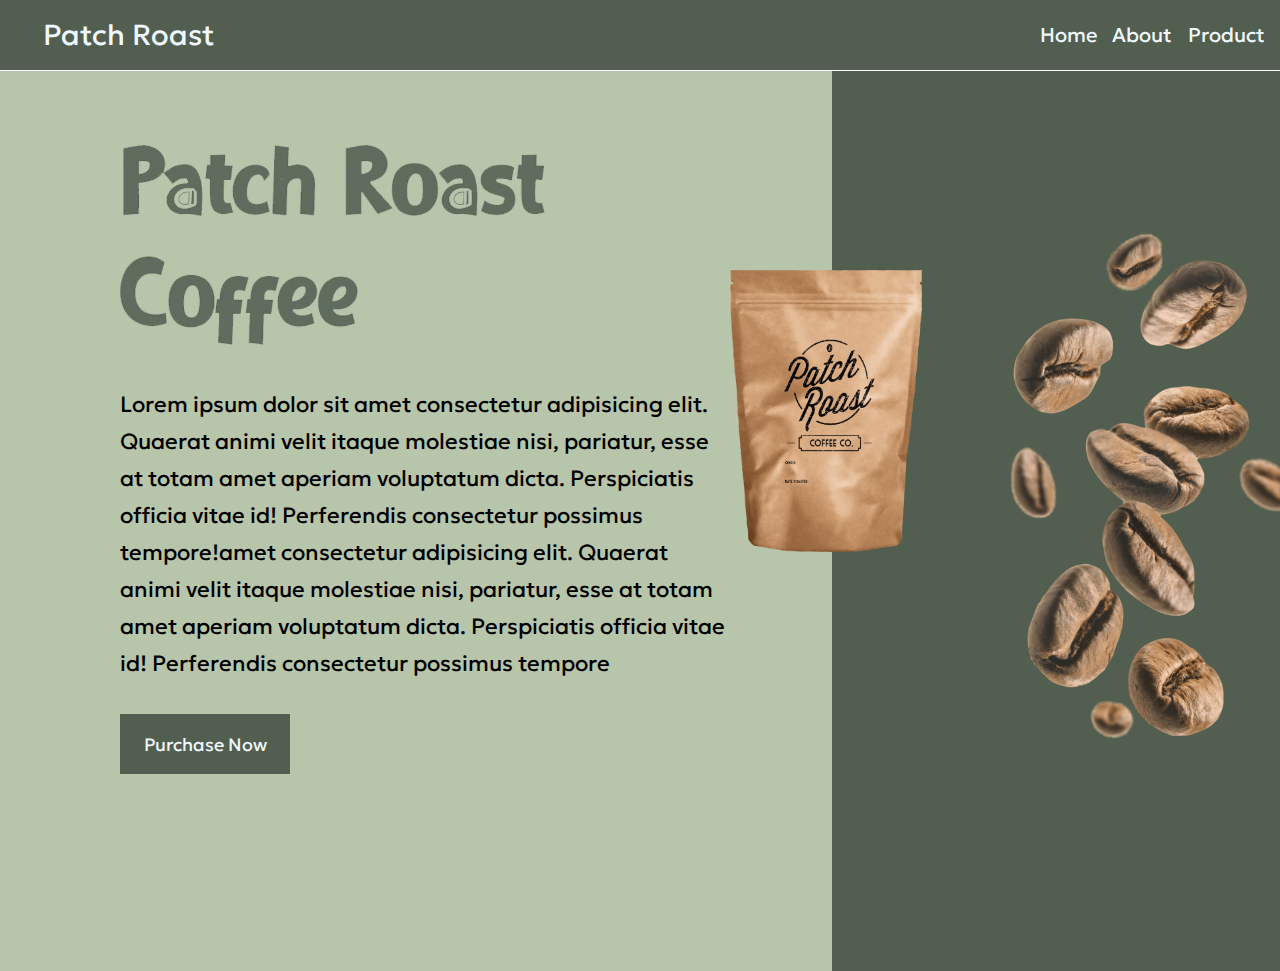
<file: HTML,CSS Exam/index.html>
<!DOCTYPE html>
<html lang="en">
<head>
    <meta charset="UTF-8">
    <meta name="viewport" content="width=device-width, initial-scale=1.0">
    <title>Document</title>
    <link rel="stylesheet" href="./css/css.css">
    <!-- <link rel="preload" href="HotDog.woff2" as="font" type="font/woff2" crossorigin> -->
</head>
<body>
    <header>
        <nav>
            <div class="logo">
                <p>Patch Roast</p>
            </div>
            <div class="emapy"></div>
            <div class="link">
                <a href="">Home</a>
                <a href="">About</a>

                <a href="Home">Product</a>

            </div>
        </nav>
    </header>

    <main>
        <div class="box1">
            <div class="box-manegar">
                <!-- <pre>Patch Roast 
Coffee</pre> -->
<img src="./images/2.png" alt="">
            <p>Lorem ipsum dolor sit amet consectetur adipisicing elit. Quaerat animi velit itaque molestiae nisi, pariatur, esse at totam amet aperiam voluptatum dicta. Perspiciatis officia vitae id! Perferendis consectetur possimus tempore!amet consectetur adipisicing elit. Quaerat animi velit itaque molestiae nisi, pariatur, esse at totam amet aperiam voluptatum dicta. Perspiciatis officia vitae id! Perferendis consectetur possimus tempore</p>
            <button>Purchase Now</button>
            </div>
        </div>
        <img src="./images/coffee-bag.png" alt="coffee">
        <div class="box2">
            <img src="./images/coffee-1.png" alt="">
        </div>
    </main>

</body>
</html>
</file>
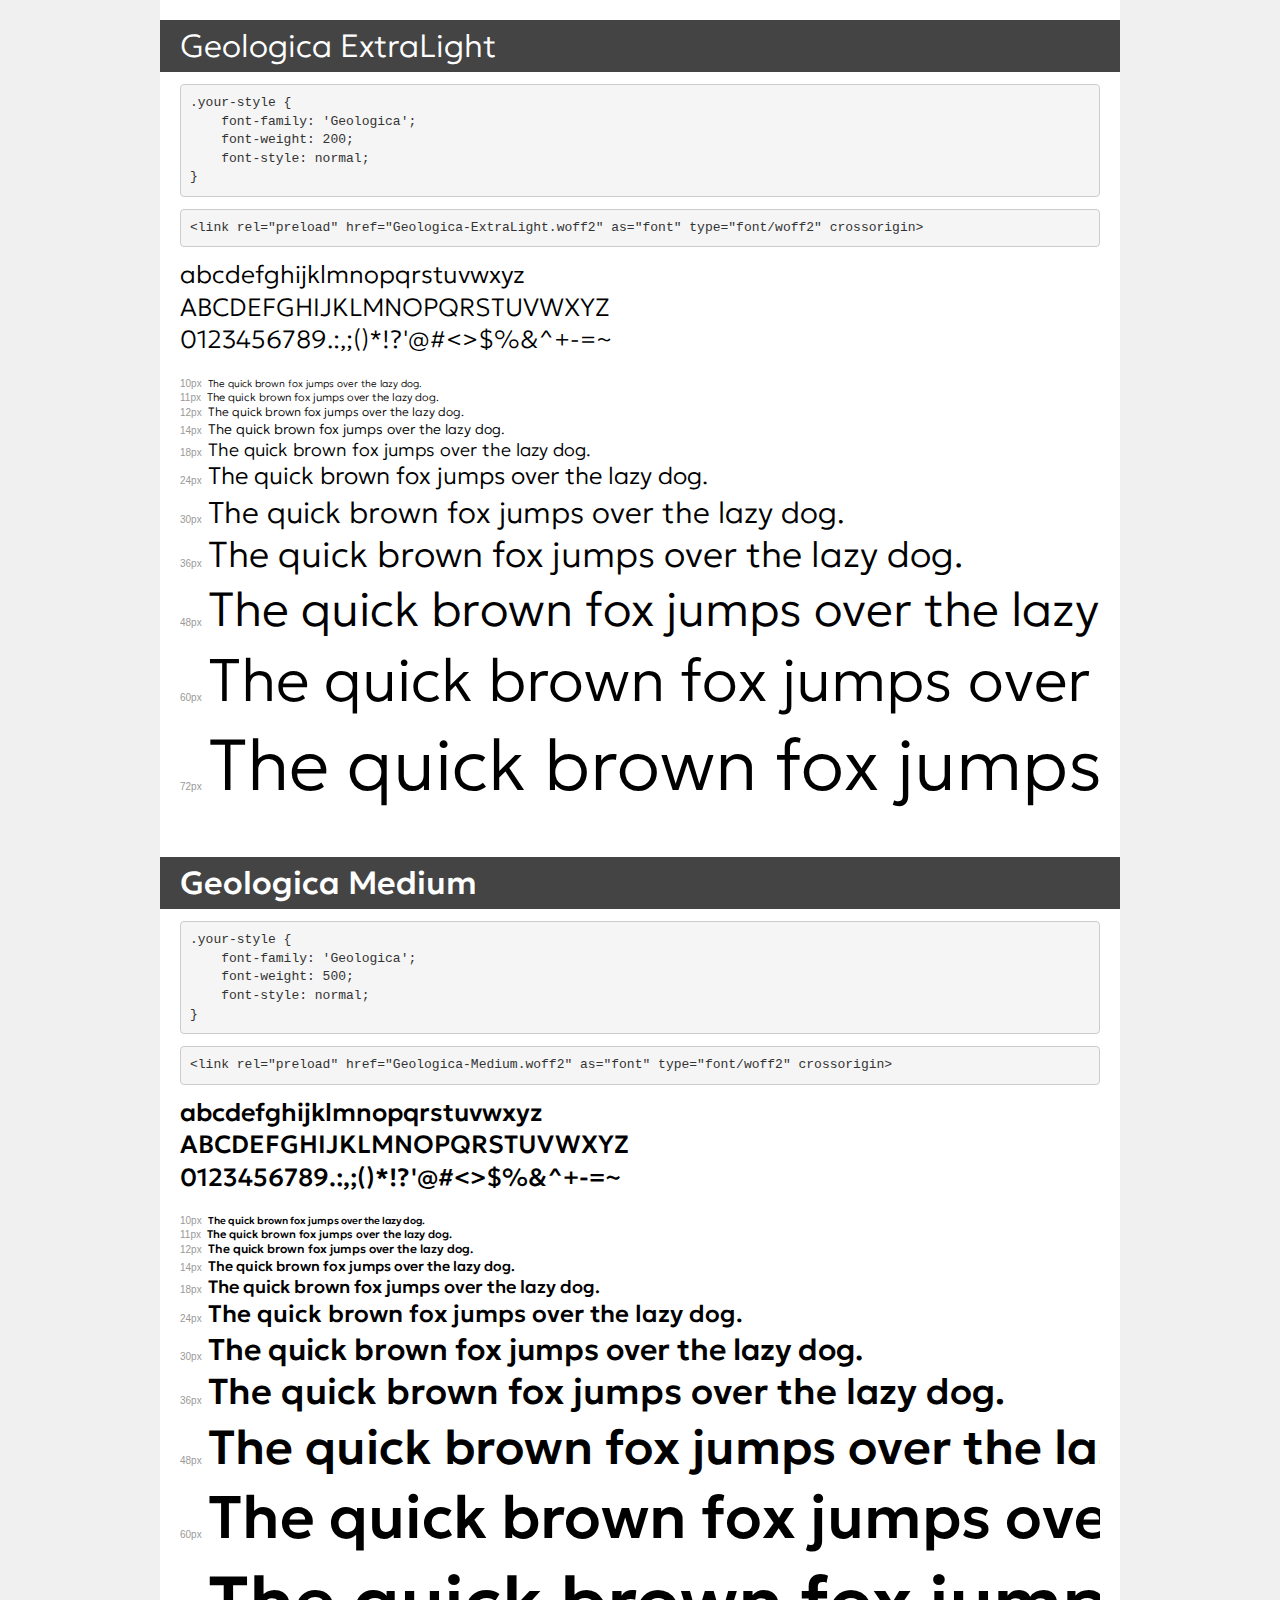
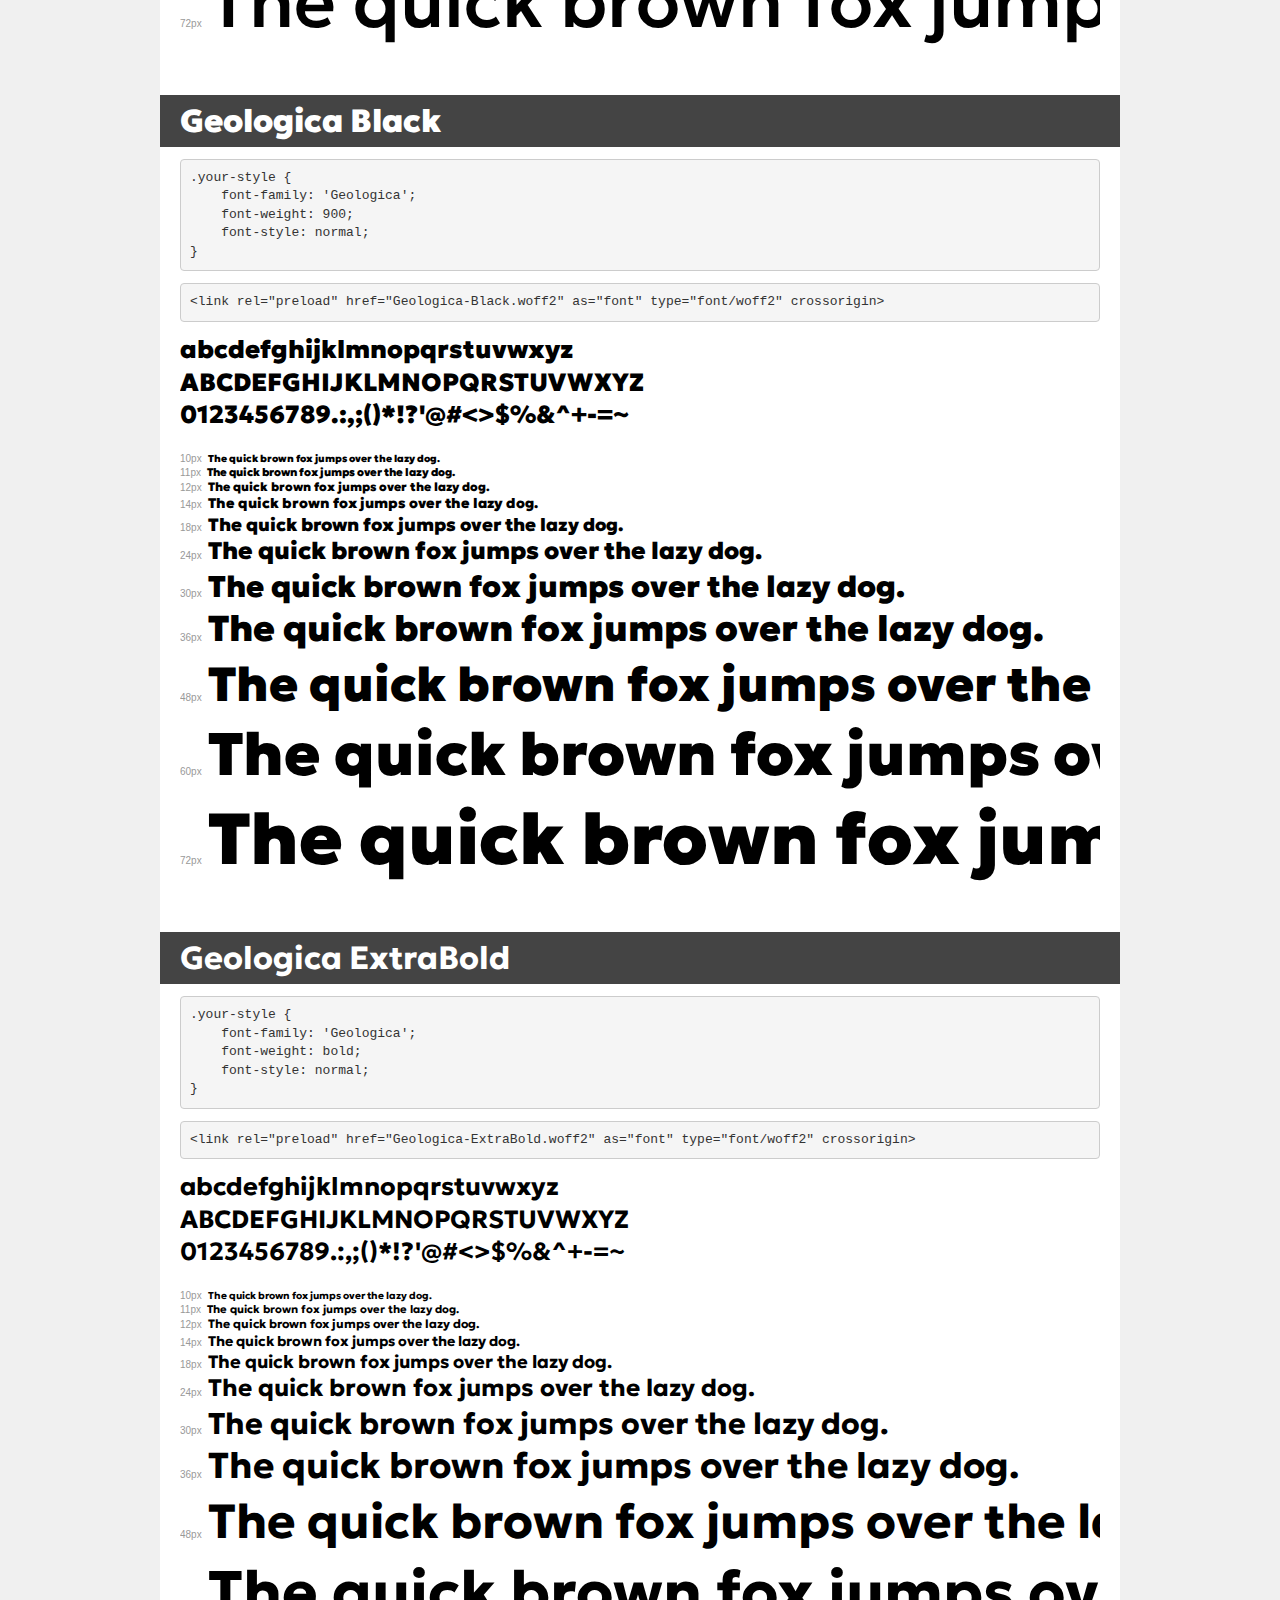
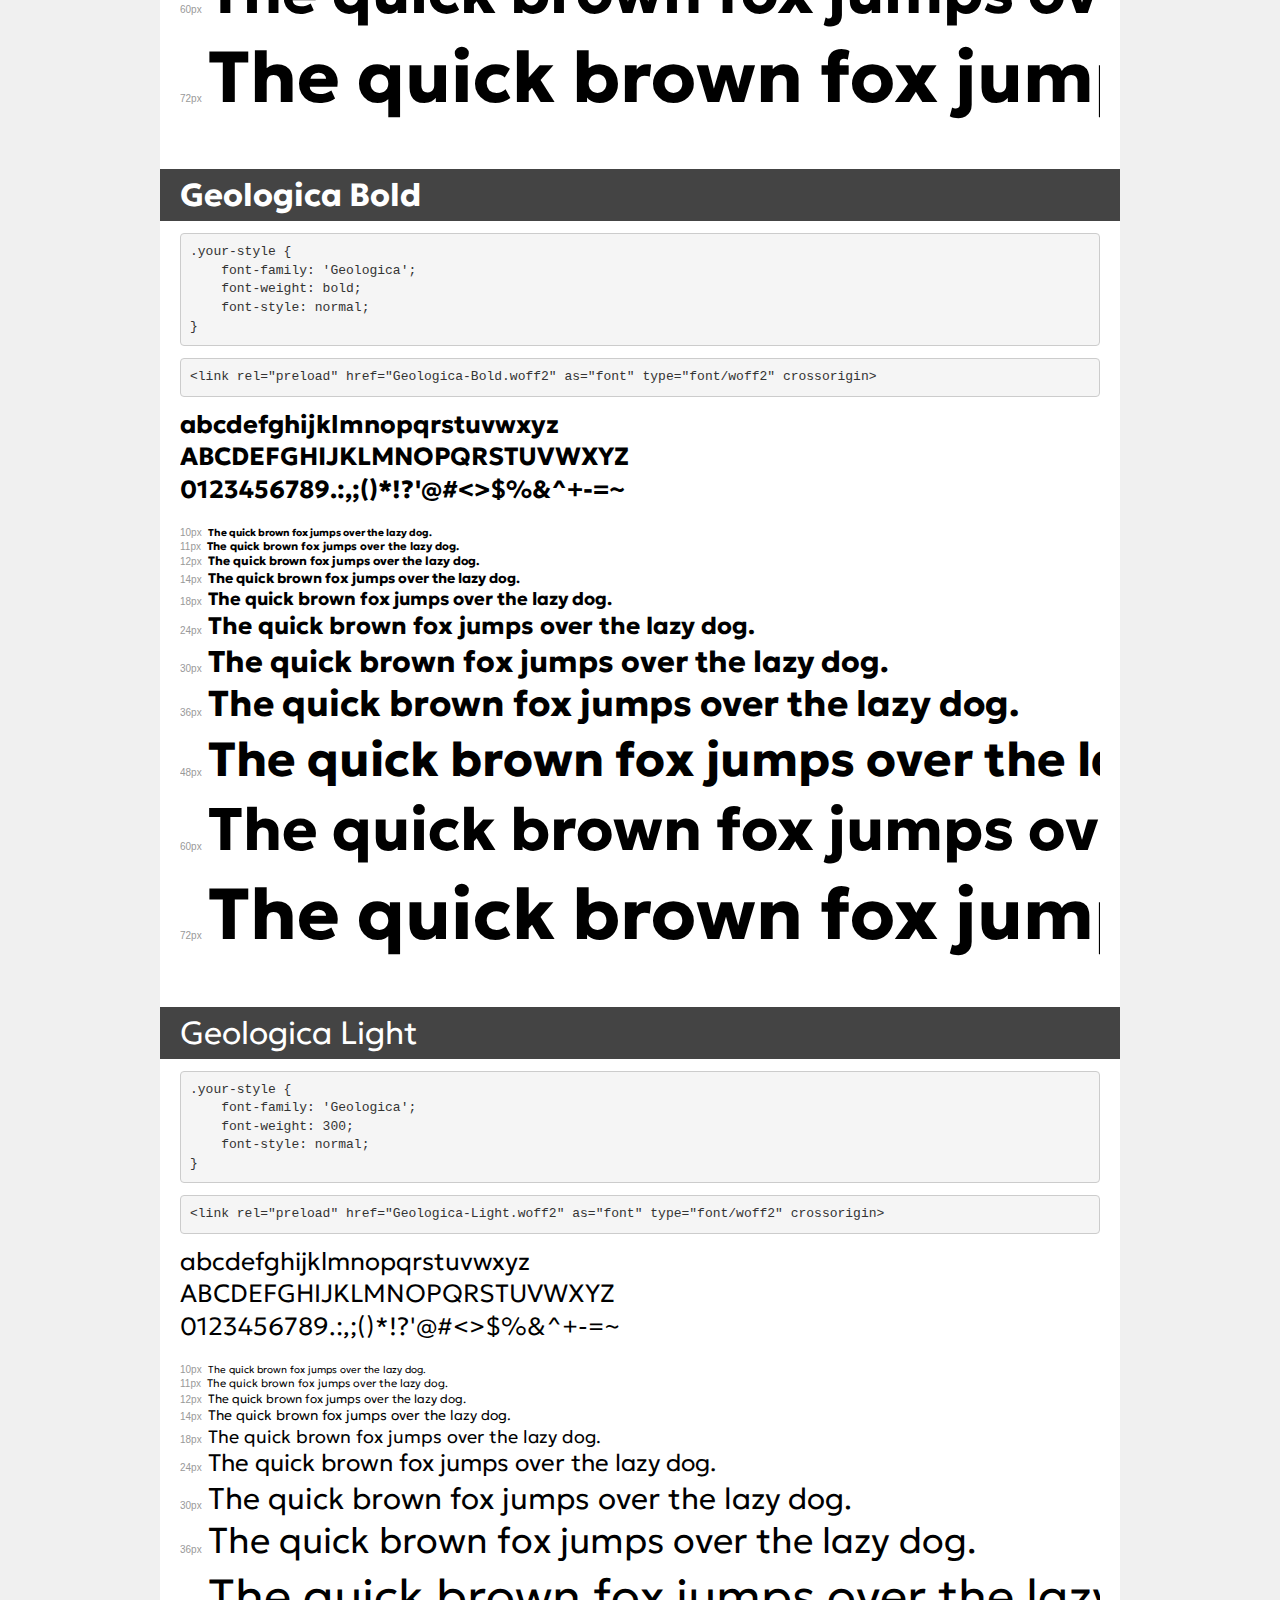
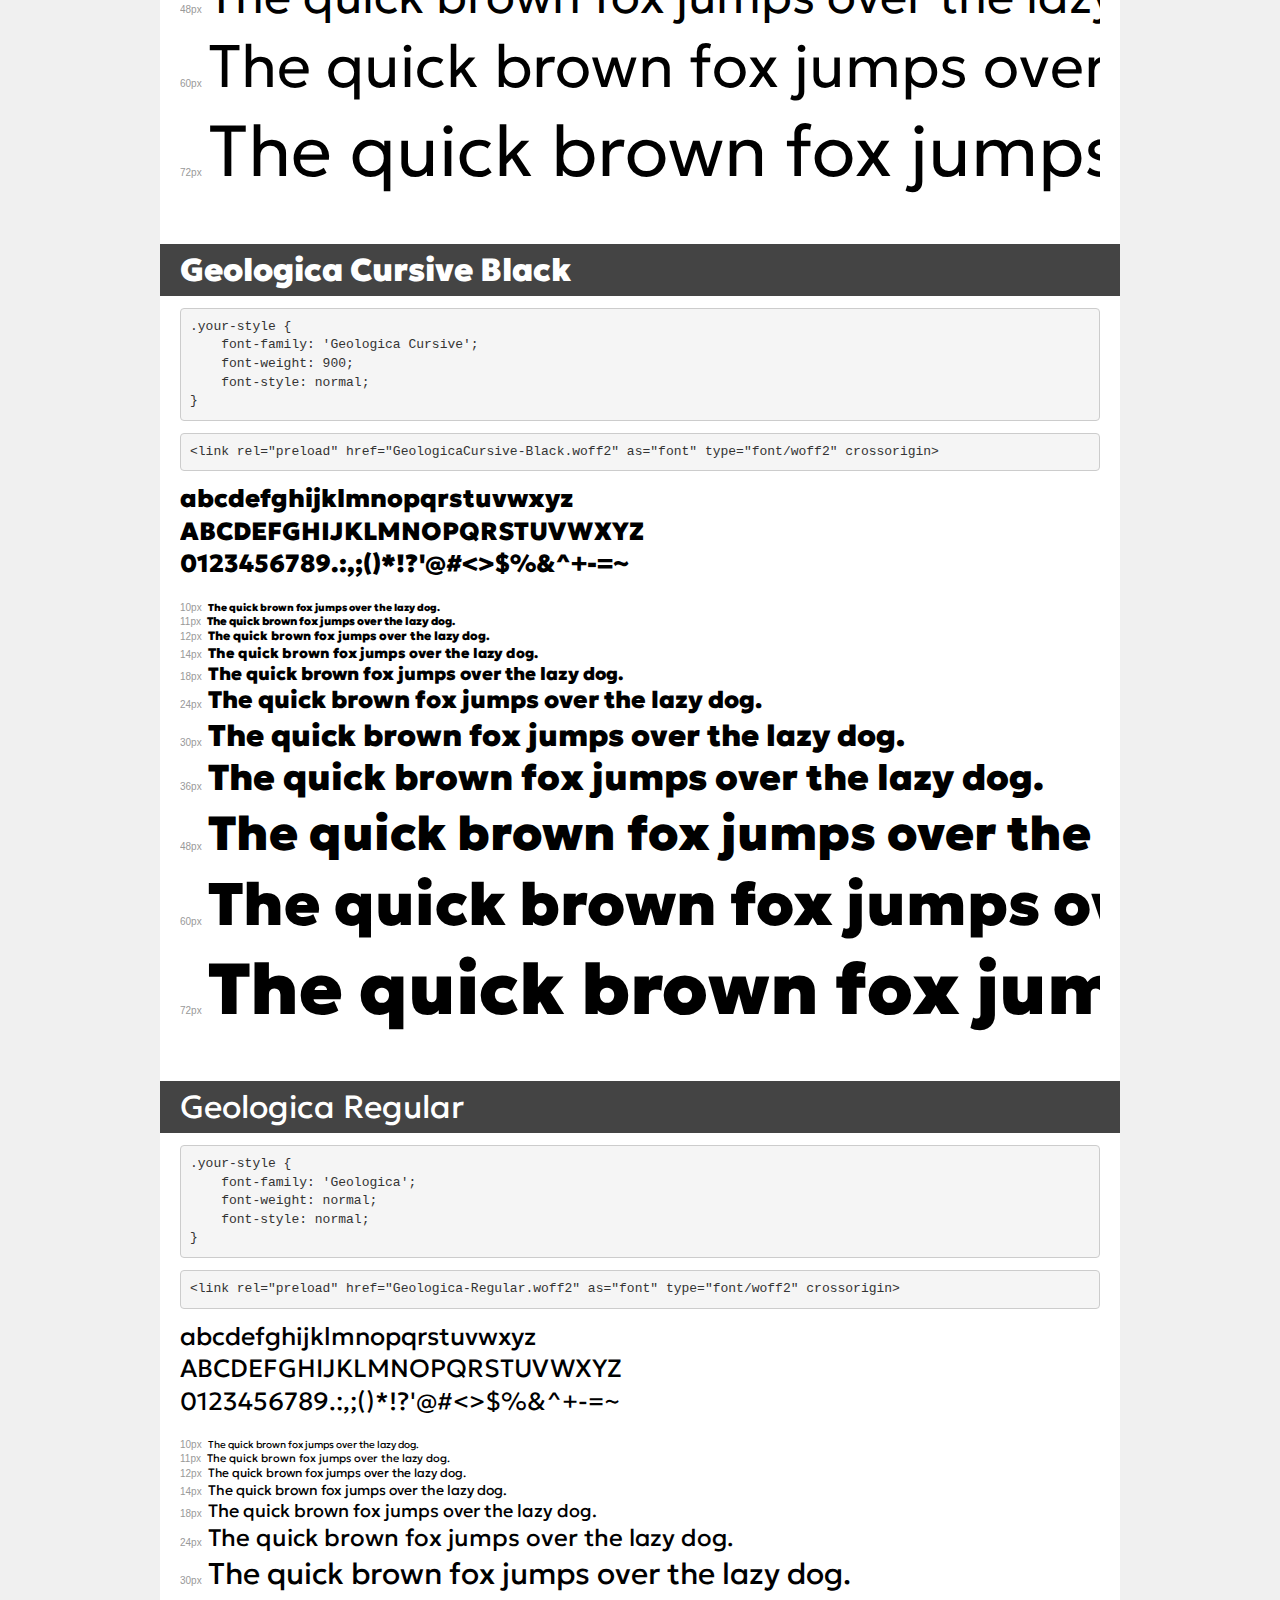
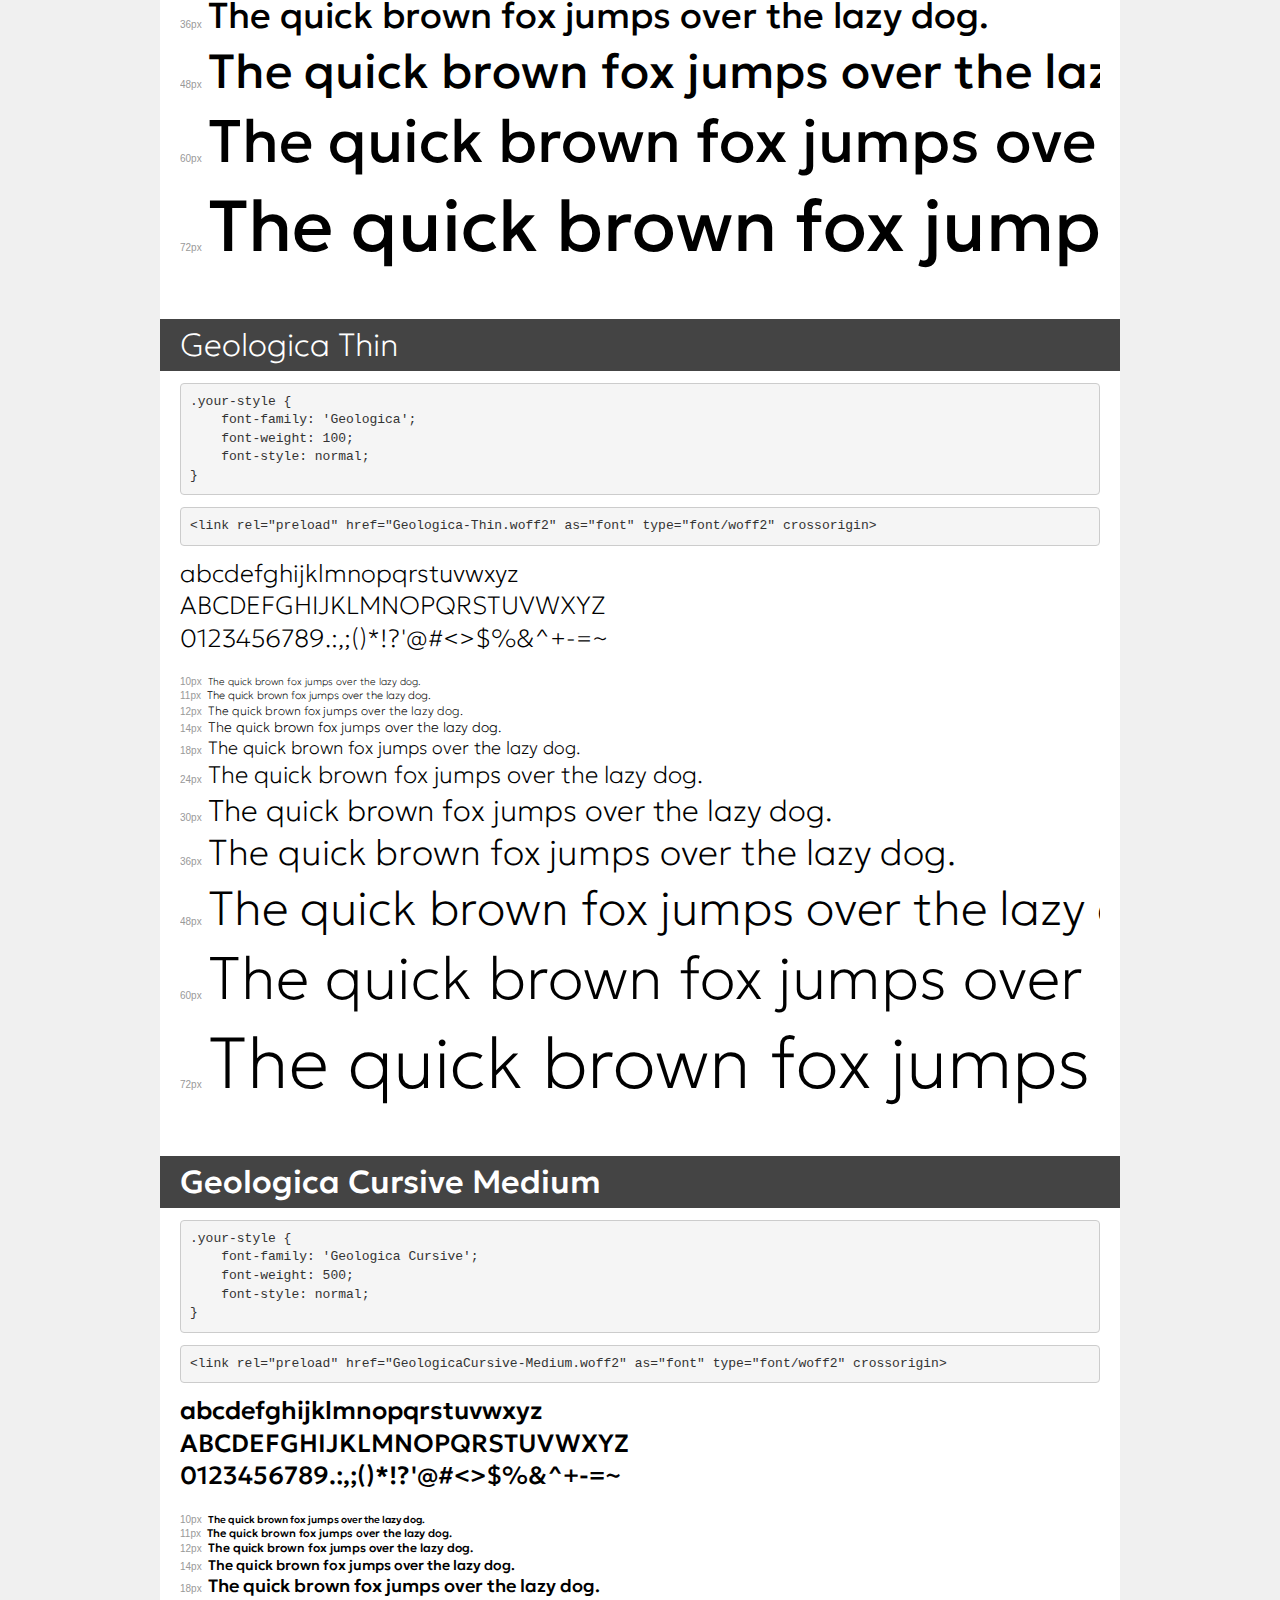
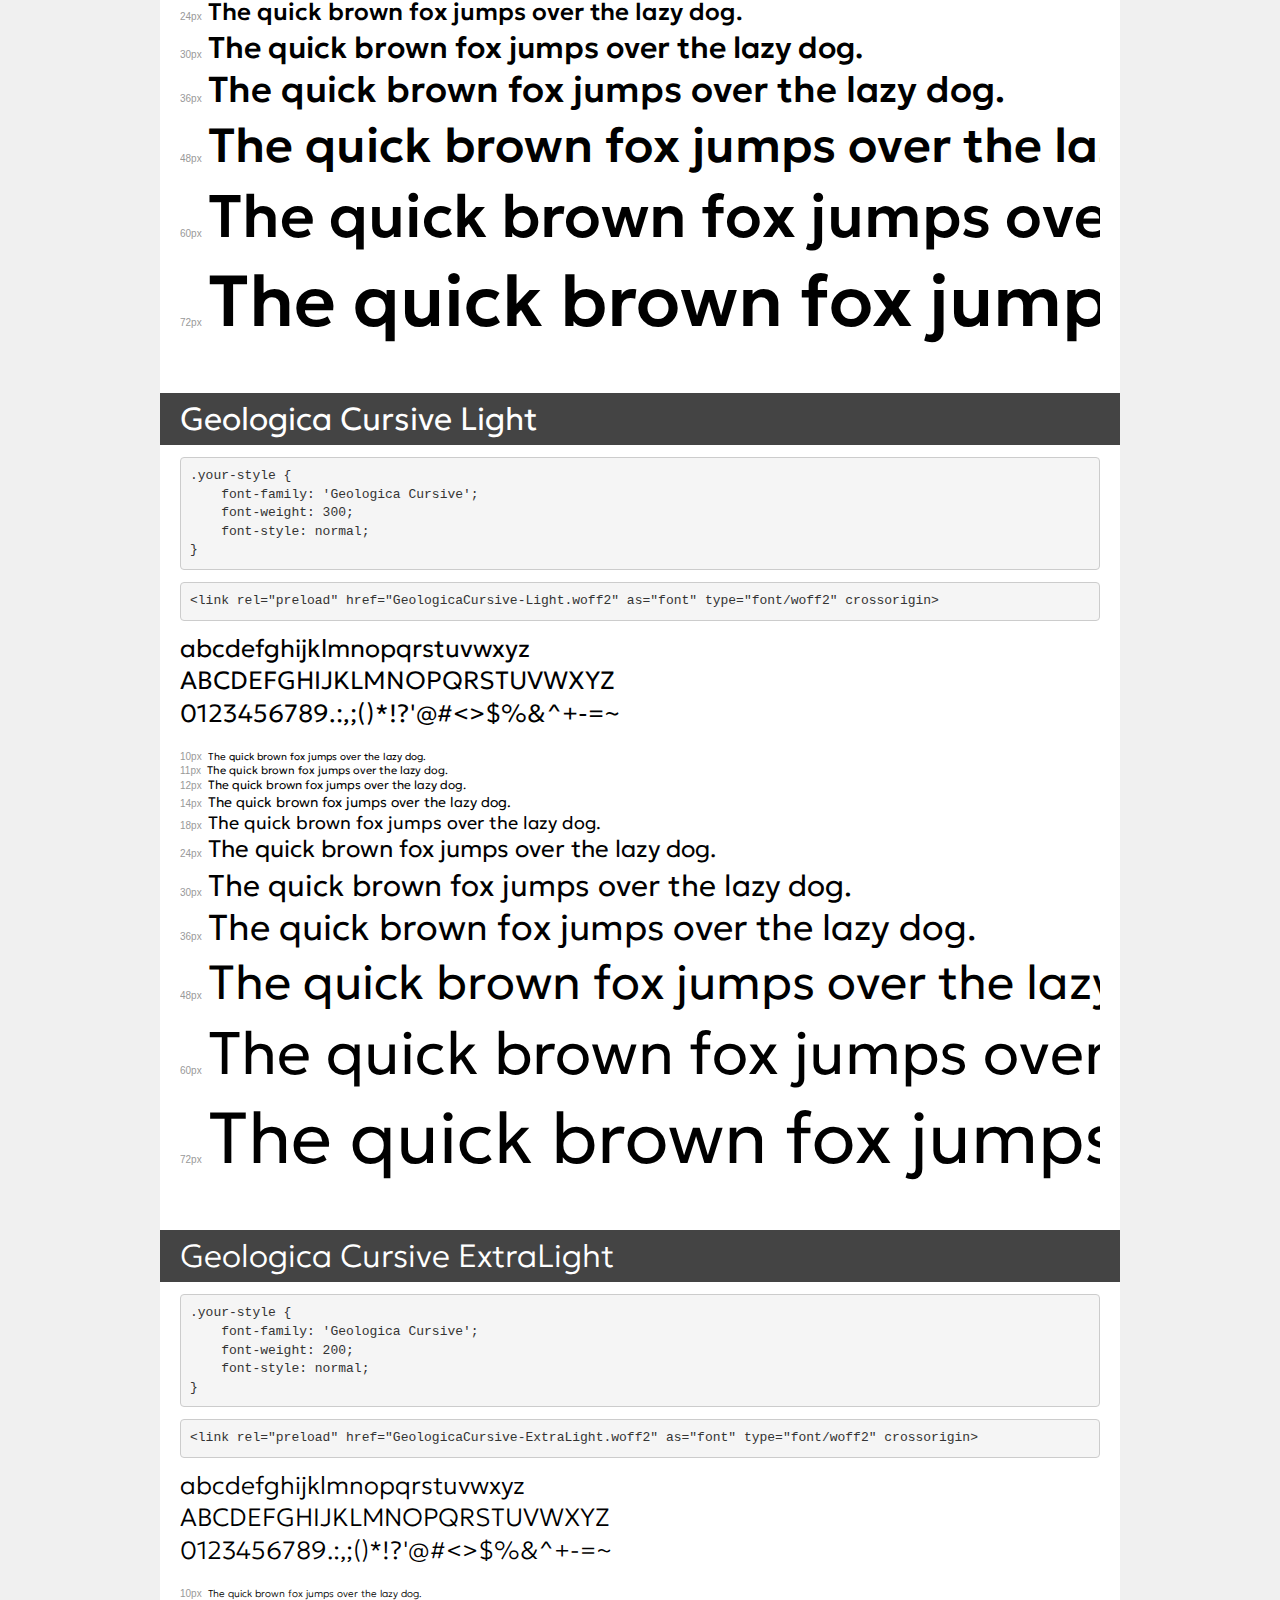
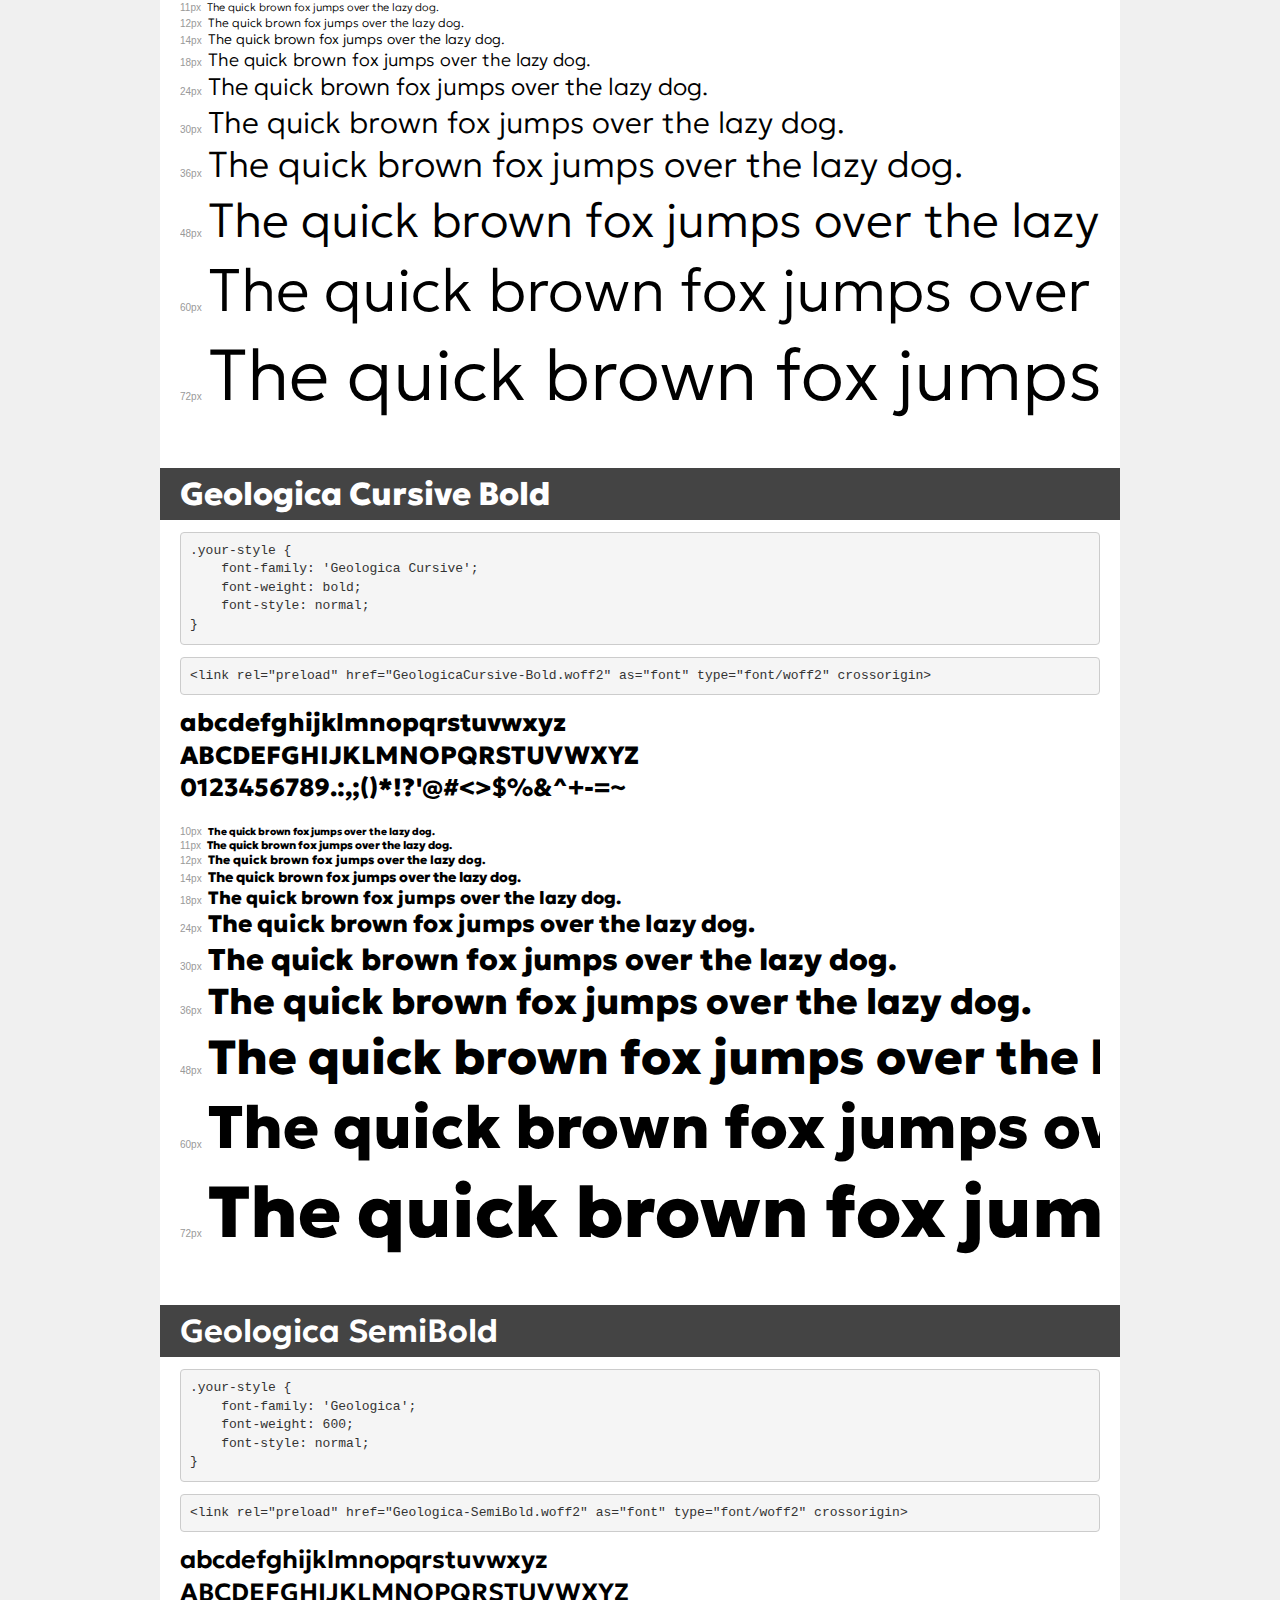
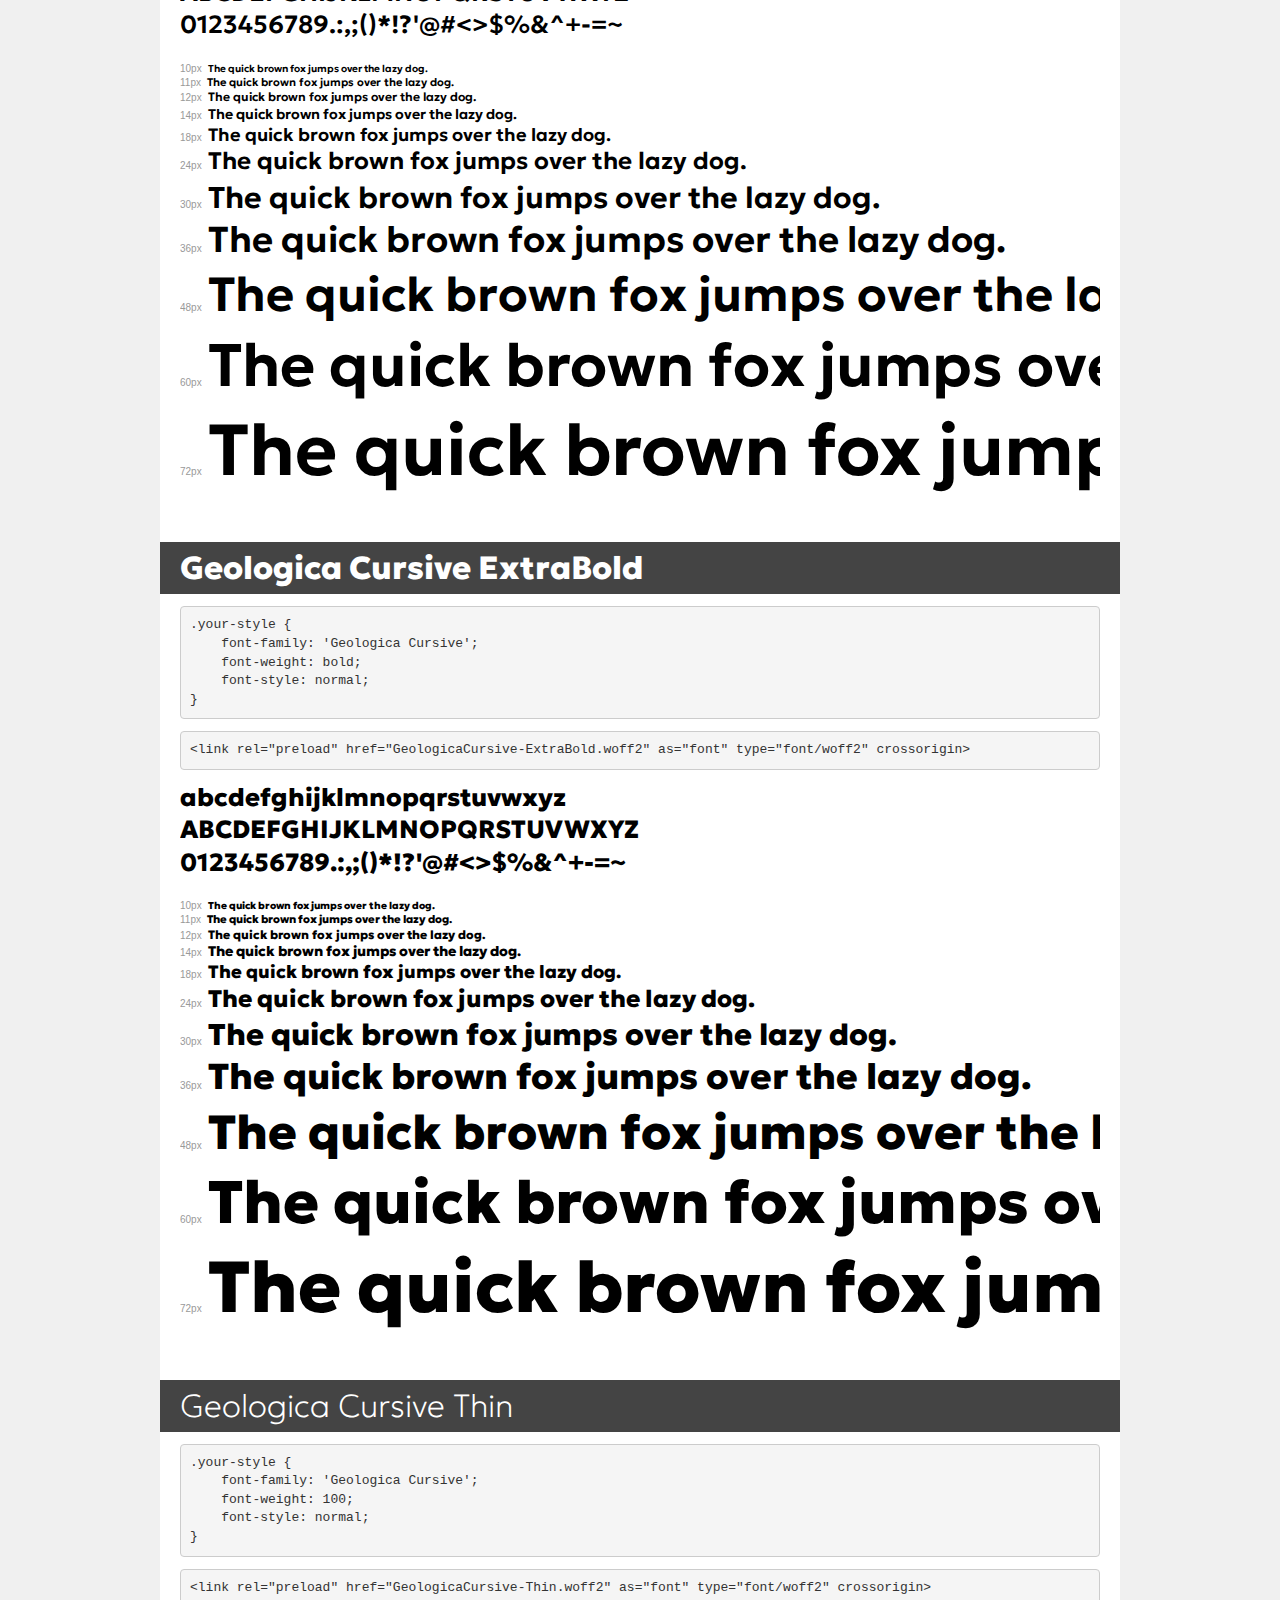
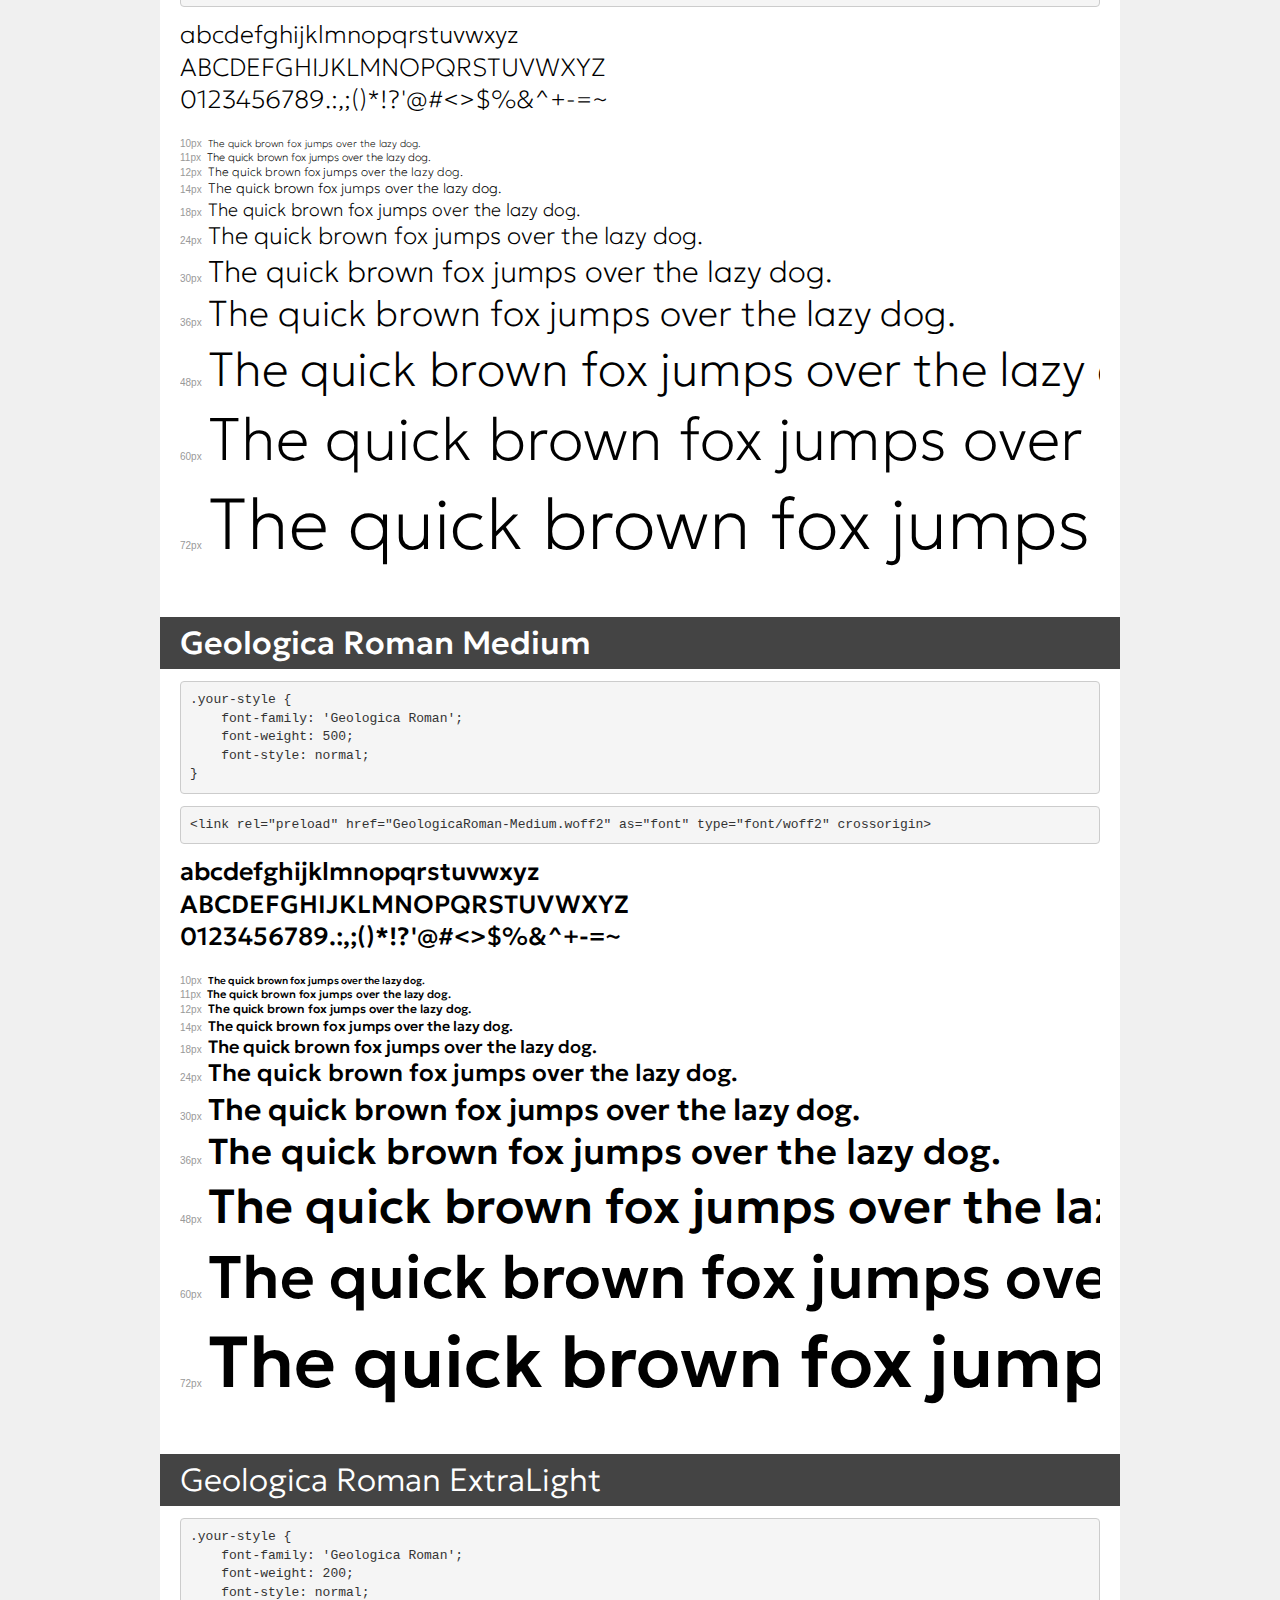
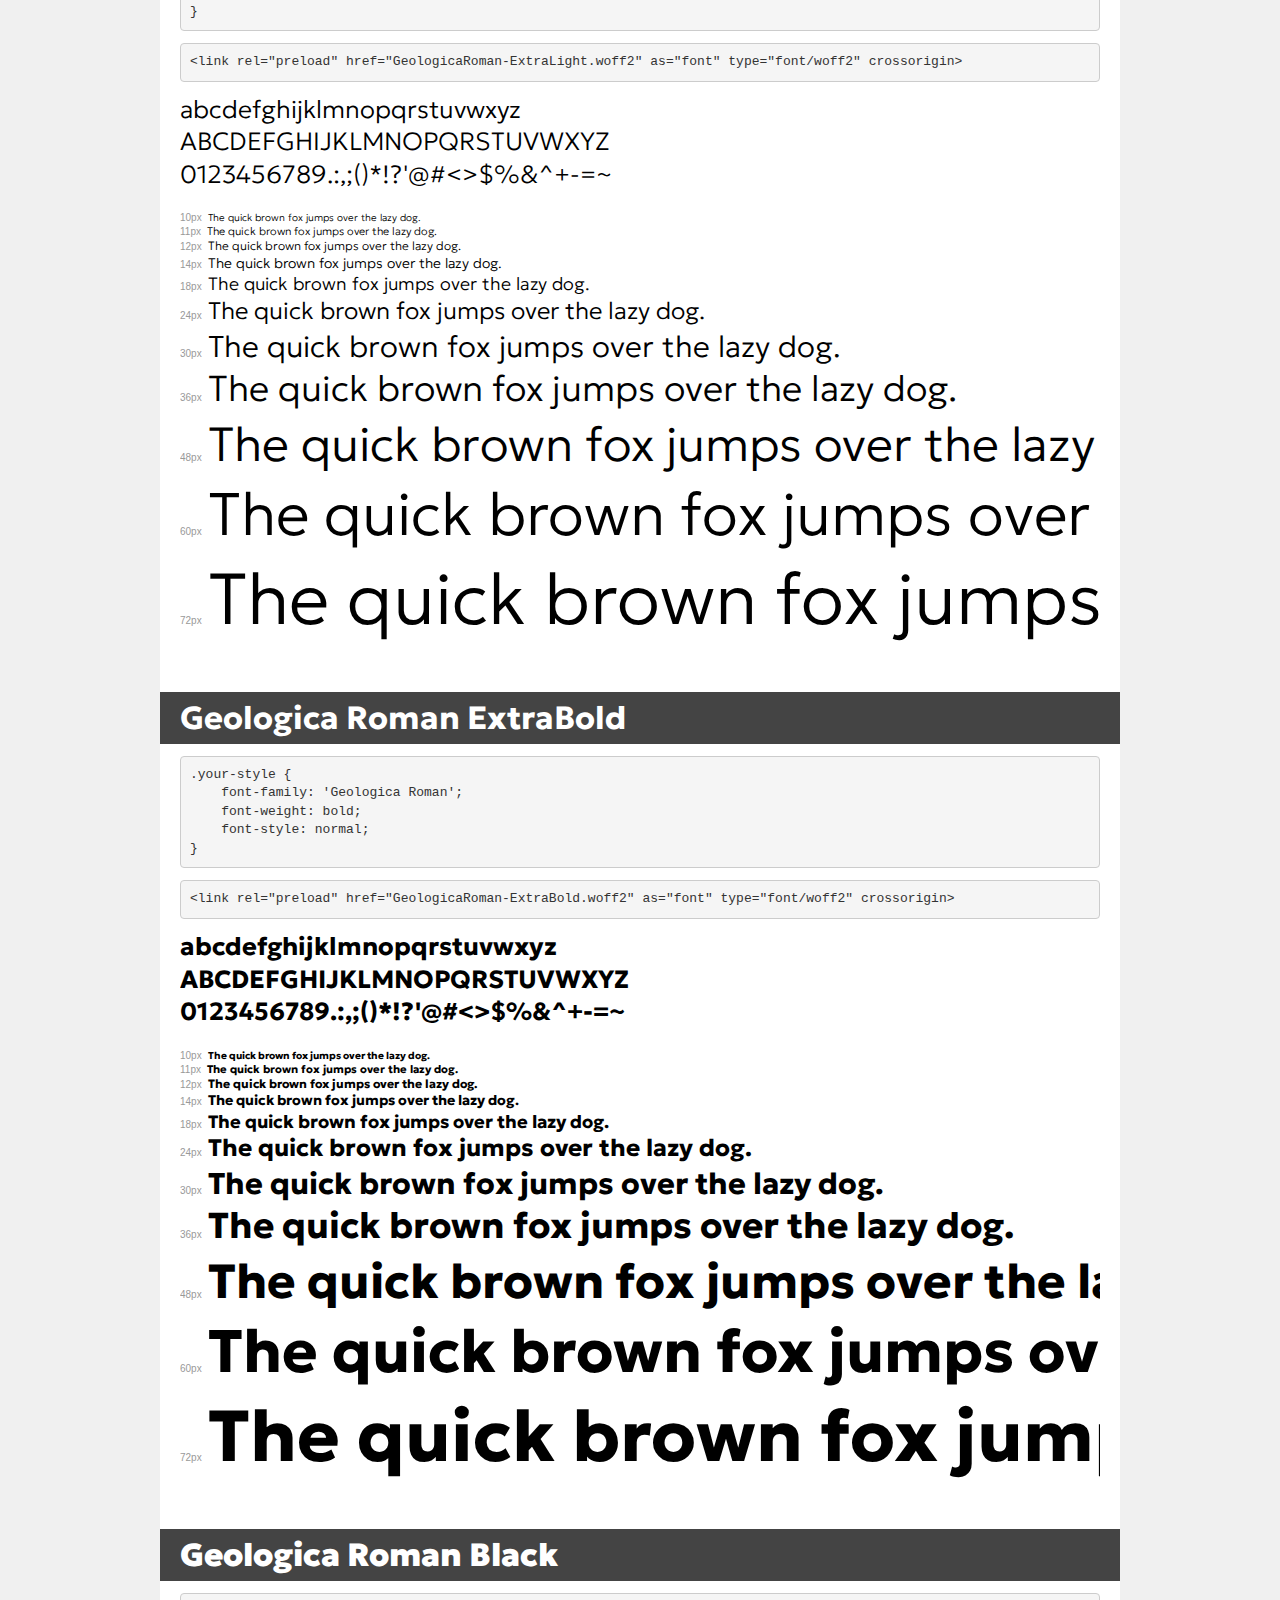
<file: HTML,CSS Exam/fonts/geologica/demo.html>
<!DOCTYPE html>
<html lang="en">
<head>
    <meta charset="utf-8">
    <meta http-equiv="X-UA-Compatible" content="IE=edge">
    <meta name="viewport" content="width=device-width, initial-scale=1">
    <meta name="robots" content="noindex, noarchive">
    <meta name="format-detection" content="telephone=no">
    <title>Transfonter demo</title>
    <link href="stylesheet.css" rel="stylesheet">
    <style>
        /*
        http://meyerweb.com/eric/tools/css/reset/
        v2.0 | 20110126
        License: none (public domain)
        */
        html, body, div, span, applet, object, iframe,
        h1, h2, h3, h4, h5, h6, p, blockquote, pre,
        a, abbr, acronym, address, big, cite, code,
        del, dfn, em, img, ins, kbd, q, s, samp,
        small, strike, strong, sub, sup, tt, var,
        b, u, i, center,
        dl, dt, dd, ol, ul, li,
        fieldset, form, label, legend,
        table, caption, tbody, tfoot, thead, tr, th, td,
        article, aside, canvas, details, embed,
        figure, figcaption, footer, header, hgroup,
        menu, nav, output, ruby, section, summary,
        time, mark, audio, video {
            margin: 0;
            padding: 0;
            border: 0;
            font-size: 100%;
            font: inherit;
            vertical-align: baseline;
        }
        /* HTML5 display-role reset for older browsers */
        article, aside, details, figcaption, figure,
        footer, header, hgroup, menu, nav, section {
            display: block;
        }
        body {
            line-height: 1;
        }
        ol, ul {
            list-style: none;
        }
        blockquote, q {
            quotes: none;
        }
        blockquote:before, blockquote:after,
        q:before, q:after {
            content: '';
            content: none;
        }
        table {
            border-collapse: collapse;
            border-spacing: 0;
        }
        /* demo styles */
        body {
            background: #f0f0f0;
            color: #000;
        }
        .page {
            background: #fff;
            width: 920px;
            margin: 0 auto;
            padding: 20px 20px 0 20px;
            overflow: hidden;
        }
        .font-container {
            overflow-x: auto;
            overflow-y: hidden;
            margin-bottom: 40px;
            line-height: 1.3;
            white-space: nowrap;
            padding-bottom: 5px;
        }
        h1 {
            position: relative;
            background: #444;
            font-size: 32px;
            color: #fff;
            padding: 10px 20px;
            margin: 0 -20px 12px -20px;
        }
        .letters {
            font-size: 25px;
            margin-bottom: 20px;
        }
        .s10:before {
            content: '10px';
        }
        .s11:before {
            content: '11px';
        }
        .s12:before {
            content: '12px';
        }
        .s14:before {
            content: '14px';
        }
        .s18:before {
            content: '18px';
        }
        .s24:before {
            content: '24px';
        }
        .s30:before {
            content: '30px';
        }
        .s36:before {
            content: '36px';
        }
        .s48:before {
            content: '48px';
        }
        .s60:before {
            content: '60px';
        }
        .s72:before {
            content: '72px';
        }
        .s10:before, .s11:before, .s12:before, .s14:before,
        .s18:before, .s24:before, .s30:before, .s36:before,
        .s48:before, .s60:before, .s72:before {
            font-family: Arial, sans-serif;
            font-size: 10px;
            font-weight: normal;
            font-style: normal;
            color: #999;
            padding-right: 6px;
        }
        pre {
            display: block;
            padding: 9px;
            margin: 0 0 12px;
            font-family: Monaco, Menlo, Consolas, "Courier New", monospace;
            font-size: 13px;
            line-height: 1.428571429;
            color: #333;
            font-weight: normal;
            font-style: normal;
            background-color: #f5f5f5;
            border: 1px solid #ccc;
            overflow-x: auto;
            border-radius: 4px;
        }
        /* responsive */
        @media (max-width: 959px) {
            .page {
                width: auto;
                margin: 0;
            }
        }
    </style>
</head>
<body>
<div class="page">
    <div class="demo">
        <h1 style="font-family: 'Geologica'; font-weight: 200; font-style: normal;">Geologica ExtraLight</h1>
        <pre title="Usage">.your-style {
    font-family: 'Geologica';
    font-weight: 200;
    font-style: normal;
}</pre>
        <pre title="Preload (optional)">
&lt;link rel=&quot;preload&quot; href=&quot;Geologica-ExtraLight.woff2&quot; as=&quot;font&quot; type=&quot;font/woff2&quot; crossorigin&gt;</pre>
        <div class="font-container" style="font-family: 'Geologica'; font-weight: 200; font-style: normal;">
            <p class="letters">
                abcdefghijklmnopqrstuvwxyz<br>
ABCDEFGHIJKLMNOPQRSTUVWXYZ<br>
                0123456789.:,;()*!?'@#&lt;&gt;$%&^+-=~
            </p>
            <p class="s10" style="font-size: 10px;">The quick brown fox jumps over the lazy dog.</p>
            <p class="s11" style="font-size: 11px;">The quick brown fox jumps over the lazy dog.</p>
            <p class="s12" style="font-size: 12px;">The quick brown fox jumps over the lazy dog.</p>
            <p class="s14" style="font-size: 14px;">The quick brown fox jumps over the lazy dog.</p>
            <p class="s18" style="font-size: 18px;">The quick brown fox jumps over the lazy dog.</p>
            <p class="s24" style="font-size: 24px;">The quick brown fox jumps over the lazy dog.</p>
            <p class="s30" style="font-size: 30px;">The quick brown fox jumps over the lazy dog.</p>
            <p class="s36" style="font-size: 36px;">The quick brown fox jumps over the lazy dog.</p>
            <p class="s48" style="font-size: 48px;">The quick brown fox jumps over the lazy dog.</p>
            <p class="s60" style="font-size: 60px;">The quick brown fox jumps over the lazy dog.</p>
            <p class="s72" style="font-size: 72px;">The quick brown fox jumps over the lazy dog.</p>
        </div>
    </div>

    <div class="demo">
        <h1 style="font-family: 'Geologica'; font-weight: 500; font-style: normal;">Geologica Medium</h1>
        <pre title="Usage">.your-style {
    font-family: 'Geologica';
    font-weight: 500;
    font-style: normal;
}</pre>
        <pre title="Preload (optional)">
&lt;link rel=&quot;preload&quot; href=&quot;Geologica-Medium.woff2&quot; as=&quot;font&quot; type=&quot;font/woff2&quot; crossorigin&gt;</pre>
        <div class="font-container" style="font-family: 'Geologica'; font-weight: 500; font-style: normal;">
            <p class="letters">
                abcdefghijklmnopqrstuvwxyz<br>
ABCDEFGHIJKLMNOPQRSTUVWXYZ<br>
                0123456789.:,;()*!?'@#&lt;&gt;$%&^+-=~
            </p>
            <p class="s10" style="font-size: 10px;">The quick brown fox jumps over the lazy dog.</p>
            <p class="s11" style="font-size: 11px;">The quick brown fox jumps over the lazy dog.</p>
            <p class="s12" style="font-size: 12px;">The quick brown fox jumps over the lazy dog.</p>
            <p class="s14" style="font-size: 14px;">The quick brown fox jumps over the lazy dog.</p>
            <p class="s18" style="font-size: 18px;">The quick brown fox jumps over the lazy dog.</p>
            <p class="s24" style="font-size: 24px;">The quick brown fox jumps over the lazy dog.</p>
            <p class="s30" style="font-size: 30px;">The quick brown fox jumps over the lazy dog.</p>
            <p class="s36" style="font-size: 36px;">The quick brown fox jumps over the lazy dog.</p>
            <p class="s48" style="font-size: 48px;">The quick brown fox jumps over the lazy dog.</p>
            <p class="s60" style="font-size: 60px;">The quick brown fox jumps over the lazy dog.</p>
            <p class="s72" style="font-size: 72px;">The quick brown fox jumps over the lazy dog.</p>
        </div>
    </div>

    <div class="demo">
        <h1 style="font-family: 'Geologica'; font-weight: 900; font-style: normal;">Geologica Black</h1>
        <pre title="Usage">.your-style {
    font-family: 'Geologica';
    font-weight: 900;
    font-style: normal;
}</pre>
        <pre title="Preload (optional)">
&lt;link rel=&quot;preload&quot; href=&quot;Geologica-Black.woff2&quot; as=&quot;font&quot; type=&quot;font/woff2&quot; crossorigin&gt;</pre>
        <div class="font-container" style="font-family: 'Geologica'; font-weight: 900; font-style: normal;">
            <p class="letters">
                abcdefghijklmnopqrstuvwxyz<br>
ABCDEFGHIJKLMNOPQRSTUVWXYZ<br>
                0123456789.:,;()*!?'@#&lt;&gt;$%&^+-=~
            </p>
            <p class="s10" style="font-size: 10px;">The quick brown fox jumps over the lazy dog.</p>
            <p class="s11" style="font-size: 11px;">The quick brown fox jumps over the lazy dog.</p>
            <p class="s12" style="font-size: 12px;">The quick brown fox jumps over the lazy dog.</p>
            <p class="s14" style="font-size: 14px;">The quick brown fox jumps over the lazy dog.</p>
            <p class="s18" style="font-size: 18px;">The quick brown fox jumps over the lazy dog.</p>
            <p class="s24" style="font-size: 24px;">The quick brown fox jumps over the lazy dog.</p>
            <p class="s30" style="font-size: 30px;">The quick brown fox jumps over the lazy dog.</p>
            <p class="s36" style="font-size: 36px;">The quick brown fox jumps over the lazy dog.</p>
            <p class="s48" style="font-size: 48px;">The quick brown fox jumps over the lazy dog.</p>
            <p class="s60" style="font-size: 60px;">The quick brown fox jumps over the lazy dog.</p>
            <p class="s72" style="font-size: 72px;">The quick brown fox jumps over the lazy dog.</p>
        </div>
    </div>

    <div class="demo">
        <h1 style="font-family: 'Geologica'; font-weight: bold; font-style: normal;">Geologica ExtraBold</h1>
        <pre title="Usage">.your-style {
    font-family: 'Geologica';
    font-weight: bold;
    font-style: normal;
}</pre>
        <pre title="Preload (optional)">
&lt;link rel=&quot;preload&quot; href=&quot;Geologica-ExtraBold.woff2&quot; as=&quot;font&quot; type=&quot;font/woff2&quot; crossorigin&gt;</pre>
        <div class="font-container" style="font-family: 'Geologica'; font-weight: bold; font-style: normal;">
            <p class="letters">
                abcdefghijklmnopqrstuvwxyz<br>
ABCDEFGHIJKLMNOPQRSTUVWXYZ<br>
                0123456789.:,;()*!?'@#&lt;&gt;$%&^+-=~
            </p>
            <p class="s10" style="font-size: 10px;">The quick brown fox jumps over the lazy dog.</p>
            <p class="s11" style="font-size: 11px;">The quick brown fox jumps over the lazy dog.</p>
            <p class="s12" style="font-size: 12px;">The quick brown fox jumps over the lazy dog.</p>
            <p class="s14" style="font-size: 14px;">The quick brown fox jumps over the lazy dog.</p>
            <p class="s18" style="font-size: 18px;">The quick brown fox jumps over the lazy dog.</p>
            <p class="s24" style="font-size: 24px;">The quick brown fox jumps over the lazy dog.</p>
            <p class="s30" style="font-size: 30px;">The quick brown fox jumps over the lazy dog.</p>
            <p class="s36" style="font-size: 36px;">The quick brown fox jumps over the lazy dog.</p>
            <p class="s48" style="font-size: 48px;">The quick brown fox jumps over the lazy dog.</p>
            <p class="s60" style="font-size: 60px;">The quick brown fox jumps over the lazy dog.</p>
            <p class="s72" style="font-size: 72px;">The quick brown fox jumps over the lazy dog.</p>
        </div>
    </div>

    <div class="demo">
        <h1 style="font-family: 'Geologica'; font-weight: bold; font-style: normal;">Geologica Bold</h1>
        <pre title="Usage">.your-style {
    font-family: 'Geologica';
    font-weight: bold;
    font-style: normal;
}</pre>
        <pre title="Preload (optional)">
&lt;link rel=&quot;preload&quot; href=&quot;Geologica-Bold.woff2&quot; as=&quot;font&quot; type=&quot;font/woff2&quot; crossorigin&gt;</pre>
        <div class="font-container" style="font-family: 'Geologica'; font-weight: bold; font-style: normal;">
            <p class="letters">
                abcdefghijklmnopqrstuvwxyz<br>
ABCDEFGHIJKLMNOPQRSTUVWXYZ<br>
                0123456789.:,;()*!?'@#&lt;&gt;$%&^+-=~
            </p>
            <p class="s10" style="font-size: 10px;">The quick brown fox jumps over the lazy dog.</p>
            <p class="s11" style="font-size: 11px;">The quick brown fox jumps over the lazy dog.</p>
            <p class="s12" style="font-size: 12px;">The quick brown fox jumps over the lazy dog.</p>
            <p class="s14" style="font-size: 14px;">The quick brown fox jumps over the lazy dog.</p>
            <p class="s18" style="font-size: 18px;">The quick brown fox jumps over the lazy dog.</p>
            <p class="s24" style="font-size: 24px;">The quick brown fox jumps over the lazy dog.</p>
            <p class="s30" style="font-size: 30px;">The quick brown fox jumps over the lazy dog.</p>
            <p class="s36" style="font-size: 36px;">The quick brown fox jumps over the lazy dog.</p>
            <p class="s48" style="font-size: 48px;">The quick brown fox jumps over the lazy dog.</p>
            <p class="s60" style="font-size: 60px;">The quick brown fox jumps over the lazy dog.</p>
            <p class="s72" style="font-size: 72px;">The quick brown fox jumps over the lazy dog.</p>
        </div>
    </div>

    <div class="demo">
        <h1 style="font-family: 'Geologica'; font-weight: 300; font-style: normal;">Geologica Light</h1>
        <pre title="Usage">.your-style {
    font-family: 'Geologica';
    font-weight: 300;
    font-style: normal;
}</pre>
        <pre title="Preload (optional)">
&lt;link rel=&quot;preload&quot; href=&quot;Geologica-Light.woff2&quot; as=&quot;font&quot; type=&quot;font/woff2&quot; crossorigin&gt;</pre>
        <div class="font-container" style="font-family: 'Geologica'; font-weight: 300; font-style: normal;">
            <p class="letters">
                abcdefghijklmnopqrstuvwxyz<br>
ABCDEFGHIJKLMNOPQRSTUVWXYZ<br>
                0123456789.:,;()*!?'@#&lt;&gt;$%&^+-=~
            </p>
            <p class="s10" style="font-size: 10px;">The quick brown fox jumps over the lazy dog.</p>
            <p class="s11" style="font-size: 11px;">The quick brown fox jumps over the lazy dog.</p>
            <p class="s12" style="font-size: 12px;">The quick brown fox jumps over the lazy dog.</p>
            <p class="s14" style="font-size: 14px;">The quick brown fox jumps over the lazy dog.</p>
            <p class="s18" style="font-size: 18px;">The quick brown fox jumps over the lazy dog.</p>
            <p class="s24" style="font-size: 24px;">The quick brown fox jumps over the lazy dog.</p>
            <p class="s30" style="font-size: 30px;">The quick brown fox jumps over the lazy dog.</p>
            <p class="s36" style="font-size: 36px;">The quick brown fox jumps over the lazy dog.</p>
            <p class="s48" style="font-size: 48px;">The quick brown fox jumps over the lazy dog.</p>
            <p class="s60" style="font-size: 60px;">The quick brown fox jumps over the lazy dog.</p>
            <p class="s72" style="font-size: 72px;">The quick brown fox jumps over the lazy dog.</p>
        </div>
    </div>

    <div class="demo">
        <h1 style="font-family: 'Geologica Cursive'; font-weight: 900; font-style: normal;">Geologica Cursive Black</h1>
        <pre title="Usage">.your-style {
    font-family: 'Geologica Cursive';
    font-weight: 900;
    font-style: normal;
}</pre>
        <pre title="Preload (optional)">
&lt;link rel=&quot;preload&quot; href=&quot;GeologicaCursive-Black.woff2&quot; as=&quot;font&quot; type=&quot;font/woff2&quot; crossorigin&gt;</pre>
        <div class="font-container" style="font-family: 'Geologica Cursive'; font-weight: 900; font-style: normal;">
            <p class="letters">
                abcdefghijklmnopqrstuvwxyz<br>
ABCDEFGHIJKLMNOPQRSTUVWXYZ<br>
                0123456789.:,;()*!?'@#&lt;&gt;$%&^+-=~
            </p>
            <p class="s10" style="font-size: 10px;">The quick brown fox jumps over the lazy dog.</p>
            <p class="s11" style="font-size: 11px;">The quick brown fox jumps over the lazy dog.</p>
            <p class="s12" style="font-size: 12px;">The quick brown fox jumps over the lazy dog.</p>
            <p class="s14" style="font-size: 14px;">The quick brown fox jumps over the lazy dog.</p>
            <p class="s18" style="font-size: 18px;">The quick brown fox jumps over the lazy dog.</p>
            <p class="s24" style="font-size: 24px;">The quick brown fox jumps over the lazy dog.</p>
            <p class="s30" style="font-size: 30px;">The quick brown fox jumps over the lazy dog.</p>
            <p class="s36" style="font-size: 36px;">The quick brown fox jumps over the lazy dog.</p>
            <p class="s48" style="font-size: 48px;">The quick brown fox jumps over the lazy dog.</p>
            <p class="s60" style="font-size: 60px;">The quick brown fox jumps over the lazy dog.</p>
            <p class="s72" style="font-size: 72px;">The quick brown fox jumps over the lazy dog.</p>
        </div>
    </div>

    <div class="demo">
        <h1 style="font-family: 'Geologica'; font-weight: normal; font-style: normal;">Geologica Regular</h1>
        <pre title="Usage">.your-style {
    font-family: 'Geologica';
    font-weight: normal;
    font-style: normal;
}</pre>
        <pre title="Preload (optional)">
&lt;link rel=&quot;preload&quot; href=&quot;Geologica-Regular.woff2&quot; as=&quot;font&quot; type=&quot;font/woff2&quot; crossorigin&gt;</pre>
        <div class="font-container" style="font-family: 'Geologica'; font-weight: normal; font-style: normal;">
            <p class="letters">
                abcdefghijklmnopqrstuvwxyz<br>
ABCDEFGHIJKLMNOPQRSTUVWXYZ<br>
                0123456789.:,;()*!?'@#&lt;&gt;$%&^+-=~
            </p>
            <p class="s10" style="font-size: 10px;">The quick brown fox jumps over the lazy dog.</p>
            <p class="s11" style="font-size: 11px;">The quick brown fox jumps over the lazy dog.</p>
            <p class="s12" style="font-size: 12px;">The quick brown fox jumps over the lazy dog.</p>
            <p class="s14" style="font-size: 14px;">The quick brown fox jumps over the lazy dog.</p>
            <p class="s18" style="font-size: 18px;">The quick brown fox jumps over the lazy dog.</p>
            <p class="s24" style="font-size: 24px;">The quick brown fox jumps over the lazy dog.</p>
            <p class="s30" style="font-size: 30px;">The quick brown fox jumps over the lazy dog.</p>
            <p class="s36" style="font-size: 36px;">The quick brown fox jumps over the lazy dog.</p>
            <p class="s48" style="font-size: 48px;">The quick brown fox jumps over the lazy dog.</p>
            <p class="s60" style="font-size: 60px;">The quick brown fox jumps over the lazy dog.</p>
            <p class="s72" style="font-size: 72px;">The quick brown fox jumps over the lazy dog.</p>
        </div>
    </div>

    <div class="demo">
        <h1 style="font-family: 'Geologica'; font-weight: 100; font-style: normal;">Geologica Thin</h1>
        <pre title="Usage">.your-style {
    font-family: 'Geologica';
    font-weight: 100;
    font-style: normal;
}</pre>
        <pre title="Preload (optional)">
&lt;link rel=&quot;preload&quot; href=&quot;Geologica-Thin.woff2&quot; as=&quot;font&quot; type=&quot;font/woff2&quot; crossorigin&gt;</pre>
        <div class="font-container" style="font-family: 'Geologica'; font-weight: 100; font-style: normal;">
            <p class="letters">
                abcdefghijklmnopqrstuvwxyz<br>
ABCDEFGHIJKLMNOPQRSTUVWXYZ<br>
                0123456789.:,;()*!?'@#&lt;&gt;$%&^+-=~
            </p>
            <p class="s10" style="font-size: 10px;">The quick brown fox jumps over the lazy dog.</p>
            <p class="s11" style="font-size: 11px;">The quick brown fox jumps over the lazy dog.</p>
            <p class="s12" style="font-size: 12px;">The quick brown fox jumps over the lazy dog.</p>
            <p class="s14" style="font-size: 14px;">The quick brown fox jumps over the lazy dog.</p>
            <p class="s18" style="font-size: 18px;">The quick brown fox jumps over the lazy dog.</p>
            <p class="s24" style="font-size: 24px;">The quick brown fox jumps over the lazy dog.</p>
            <p class="s30" style="font-size: 30px;">The quick brown fox jumps over the lazy dog.</p>
            <p class="s36" style="font-size: 36px;">The quick brown fox jumps over the lazy dog.</p>
            <p class="s48" style="font-size: 48px;">The quick brown fox jumps over the lazy dog.</p>
            <p class="s60" style="font-size: 60px;">The quick brown fox jumps over the lazy dog.</p>
            <p class="s72" style="font-size: 72px;">The quick brown fox jumps over the lazy dog.</p>
        </div>
    </div>

    <div class="demo">
        <h1 style="font-family: 'Geologica Cursive'; font-weight: 500; font-style: normal;">Geologica Cursive Medium</h1>
        <pre title="Usage">.your-style {
    font-family: 'Geologica Cursive';
    font-weight: 500;
    font-style: normal;
}</pre>
        <pre title="Preload (optional)">
&lt;link rel=&quot;preload&quot; href=&quot;GeologicaCursive-Medium.woff2&quot; as=&quot;font&quot; type=&quot;font/woff2&quot; crossorigin&gt;</pre>
        <div class="font-container" style="font-family: 'Geologica Cursive'; font-weight: 500; font-style: normal;">
            <p class="letters">
                abcdefghijklmnopqrstuvwxyz<br>
ABCDEFGHIJKLMNOPQRSTUVWXYZ<br>
                0123456789.:,;()*!?'@#&lt;&gt;$%&^+-=~
            </p>
            <p class="s10" style="font-size: 10px;">The quick brown fox jumps over the lazy dog.</p>
            <p class="s11" style="font-size: 11px;">The quick brown fox jumps over the lazy dog.</p>
            <p class="s12" style="font-size: 12px;">The quick brown fox jumps over the lazy dog.</p>
            <p class="s14" style="font-size: 14px;">The quick brown fox jumps over the lazy dog.</p>
            <p class="s18" style="font-size: 18px;">The quick brown fox jumps over the lazy dog.</p>
            <p class="s24" style="font-size: 24px;">The quick brown fox jumps over the lazy dog.</p>
            <p class="s30" style="font-size: 30px;">The quick brown fox jumps over the lazy dog.</p>
            <p class="s36" style="font-size: 36px;">The quick brown fox jumps over the lazy dog.</p>
            <p class="s48" style="font-size: 48px;">The quick brown fox jumps over the lazy dog.</p>
            <p class="s60" style="font-size: 60px;">The quick brown fox jumps over the lazy dog.</p>
            <p class="s72" style="font-size: 72px;">The quick brown fox jumps over the lazy dog.</p>
        </div>
    </div>

    <div class="demo">
        <h1 style="font-family: 'Geologica Cursive'; font-weight: 300; font-style: normal;">Geologica Cursive Light</h1>
        <pre title="Usage">.your-style {
    font-family: 'Geologica Cursive';
    font-weight: 300;
    font-style: normal;
}</pre>
        <pre title="Preload (optional)">
&lt;link rel=&quot;preload&quot; href=&quot;GeologicaCursive-Light.woff2&quot; as=&quot;font&quot; type=&quot;font/woff2&quot; crossorigin&gt;</pre>
        <div class="font-container" style="font-family: 'Geologica Cursive'; font-weight: 300; font-style: normal;">
            <p class="letters">
                abcdefghijklmnopqrstuvwxyz<br>
ABCDEFGHIJKLMNOPQRSTUVWXYZ<br>
                0123456789.:,;()*!?'@#&lt;&gt;$%&^+-=~
            </p>
            <p class="s10" style="font-size: 10px;">The quick brown fox jumps over the lazy dog.</p>
            <p class="s11" style="font-size: 11px;">The quick brown fox jumps over the lazy dog.</p>
            <p class="s12" style="font-size: 12px;">The quick brown fox jumps over the lazy dog.</p>
            <p class="s14" style="font-size: 14px;">The quick brown fox jumps over the lazy dog.</p>
            <p class="s18" style="font-size: 18px;">The quick brown fox jumps over the lazy dog.</p>
            <p class="s24" style="font-size: 24px;">The quick brown fox jumps over the lazy dog.</p>
            <p class="s30" style="font-size: 30px;">The quick brown fox jumps over the lazy dog.</p>
            <p class="s36" style="font-size: 36px;">The quick brown fox jumps over the lazy dog.</p>
            <p class="s48" style="font-size: 48px;">The quick brown fox jumps over the lazy dog.</p>
            <p class="s60" style="font-size: 60px;">The quick brown fox jumps over the lazy dog.</p>
            <p class="s72" style="font-size: 72px;">The quick brown fox jumps over the lazy dog.</p>
        </div>
    </div>

    <div class="demo">
        <h1 style="font-family: 'Geologica Cursive'; font-weight: 200; font-style: normal;">Geologica Cursive ExtraLight</h1>
        <pre title="Usage">.your-style {
    font-family: 'Geologica Cursive';
    font-weight: 200;
    font-style: normal;
}</pre>
        <pre title="Preload (optional)">
&lt;link rel=&quot;preload&quot; href=&quot;GeologicaCursive-ExtraLight.woff2&quot; as=&quot;font&quot; type=&quot;font/woff2&quot; crossorigin&gt;</pre>
        <div class="font-container" style="font-family: 'Geologica Cursive'; font-weight: 200; font-style: normal;">
            <p class="letters">
                abcdefghijklmnopqrstuvwxyz<br>
ABCDEFGHIJKLMNOPQRSTUVWXYZ<br>
                0123456789.:,;()*!?'@#&lt;&gt;$%&^+-=~
            </p>
            <p class="s10" style="font-size: 10px;">The quick brown fox jumps over the lazy dog.</p>
            <p class="s11" style="font-size: 11px;">The quick brown fox jumps over the lazy dog.</p>
            <p class="s12" style="font-size: 12px;">The quick brown fox jumps over the lazy dog.</p>
            <p class="s14" style="font-size: 14px;">The quick brown fox jumps over the lazy dog.</p>
            <p class="s18" style="font-size: 18px;">The quick brown fox jumps over the lazy dog.</p>
            <p class="s24" style="font-size: 24px;">The quick brown fox jumps over the lazy dog.</p>
            <p class="s30" style="font-size: 30px;">The quick brown fox jumps over the lazy dog.</p>
            <p class="s36" style="font-size: 36px;">The quick brown fox jumps over the lazy dog.</p>
            <p class="s48" style="font-size: 48px;">The quick brown fox jumps over the lazy dog.</p>
            <p class="s60" style="font-size: 60px;">The quick brown fox jumps over the lazy dog.</p>
            <p class="s72" style="font-size: 72px;">The quick brown fox jumps over the lazy dog.</p>
        </div>
    </div>

    <div class="demo">
        <h1 style="font-family: 'Geologica Cursive'; font-weight: bold; font-style: normal;">Geologica Cursive Bold</h1>
        <pre title="Usage">.your-style {
    font-family: 'Geologica Cursive';
    font-weight: bold;
    font-style: normal;
}</pre>
        <pre title="Preload (optional)">
&lt;link rel=&quot;preload&quot; href=&quot;GeologicaCursive-Bold.woff2&quot; as=&quot;font&quot; type=&quot;font/woff2&quot; crossorigin&gt;</pre>
        <div class="font-container" style="font-family: 'Geologica Cursive'; font-weight: bold; font-style: normal;">
            <p class="letters">
                abcdefghijklmnopqrstuvwxyz<br>
ABCDEFGHIJKLMNOPQRSTUVWXYZ<br>
                0123456789.:,;()*!?'@#&lt;&gt;$%&^+-=~
            </p>
            <p class="s10" style="font-size: 10px;">The quick brown fox jumps over the lazy dog.</p>
            <p class="s11" style="font-size: 11px;">The quick brown fox jumps over the lazy dog.</p>
            <p class="s12" style="font-size: 12px;">The quick brown fox jumps over the lazy dog.</p>
            <p class="s14" style="font-size: 14px;">The quick brown fox jumps over the lazy dog.</p>
            <p class="s18" style="font-size: 18px;">The quick brown fox jumps over the lazy dog.</p>
            <p class="s24" style="font-size: 24px;">The quick brown fox jumps over the lazy dog.</p>
            <p class="s30" style="font-size: 30px;">The quick brown fox jumps over the lazy dog.</p>
            <p class="s36" style="font-size: 36px;">The quick brown fox jumps over the lazy dog.</p>
            <p class="s48" style="font-size: 48px;">The quick brown fox jumps over the lazy dog.</p>
            <p class="s60" style="font-size: 60px;">The quick brown fox jumps over the lazy dog.</p>
            <p class="s72" style="font-size: 72px;">The quick brown fox jumps over the lazy dog.</p>
        </div>
    </div>

    <div class="demo">
        <h1 style="font-family: 'Geologica'; font-weight: 600; font-style: normal;">Geologica SemiBold</h1>
        <pre title="Usage">.your-style {
    font-family: 'Geologica';
    font-weight: 600;
    font-style: normal;
}</pre>
        <pre title="Preload (optional)">
&lt;link rel=&quot;preload&quot; href=&quot;Geologica-SemiBold.woff2&quot; as=&quot;font&quot; type=&quot;font/woff2&quot; crossorigin&gt;</pre>
        <div class="font-container" style="font-family: 'Geologica'; font-weight: 600; font-style: normal;">
            <p class="letters">
                abcdefghijklmnopqrstuvwxyz<br>
ABCDEFGHIJKLMNOPQRSTUVWXYZ<br>
                0123456789.:,;()*!?'@#&lt;&gt;$%&^+-=~
            </p>
            <p class="s10" style="font-size: 10px;">The quick brown fox jumps over the lazy dog.</p>
            <p class="s11" style="font-size: 11px;">The quick brown fox jumps over the lazy dog.</p>
            <p class="s12" style="font-size: 12px;">The quick brown fox jumps over the lazy dog.</p>
            <p class="s14" style="font-size: 14px;">The quick brown fox jumps over the lazy dog.</p>
            <p class="s18" style="font-size: 18px;">The quick brown fox jumps over the lazy dog.</p>
            <p class="s24" style="font-size: 24px;">The quick brown fox jumps over the lazy dog.</p>
            <p class="s30" style="font-size: 30px;">The quick brown fox jumps over the lazy dog.</p>
            <p class="s36" style="font-size: 36px;">The quick brown fox jumps over the lazy dog.</p>
            <p class="s48" style="font-size: 48px;">The quick brown fox jumps over the lazy dog.</p>
            <p class="s60" style="font-size: 60px;">The quick brown fox jumps over the lazy dog.</p>
            <p class="s72" style="font-size: 72px;">The quick brown fox jumps over the lazy dog.</p>
        </div>
    </div>

    <div class="demo">
        <h1 style="font-family: 'Geologica Cursive'; font-weight: bold; font-style: normal;">Geologica Cursive ExtraBold</h1>
        <pre title="Usage">.your-style {
    font-family: 'Geologica Cursive';
    font-weight: bold;
    font-style: normal;
}</pre>
        <pre title="Preload (optional)">
&lt;link rel=&quot;preload&quot; href=&quot;GeologicaCursive-ExtraBold.woff2&quot; as=&quot;font&quot; type=&quot;font/woff2&quot; crossorigin&gt;</pre>
        <div class="font-container" style="font-family: 'Geologica Cursive'; font-weight: bold; font-style: normal;">
            <p class="letters">
                abcdefghijklmnopqrstuvwxyz<br>
ABCDEFGHIJKLMNOPQRSTUVWXYZ<br>
                0123456789.:,;()*!?'@#&lt;&gt;$%&^+-=~
            </p>
            <p class="s10" style="font-size: 10px;">The quick brown fox jumps over the lazy dog.</p>
            <p class="s11" style="font-size: 11px;">The quick brown fox jumps over the lazy dog.</p>
            <p class="s12" style="font-size: 12px;">The quick brown fox jumps over the lazy dog.</p>
            <p class="s14" style="font-size: 14px;">The quick brown fox jumps over the lazy dog.</p>
            <p class="s18" style="font-size: 18px;">The quick brown fox jumps over the lazy dog.</p>
            <p class="s24" style="font-size: 24px;">The quick brown fox jumps over the lazy dog.</p>
            <p class="s30" style="font-size: 30px;">The quick brown fox jumps over the lazy dog.</p>
            <p class="s36" style="font-size: 36px;">The quick brown fox jumps over the lazy dog.</p>
            <p class="s48" style="font-size: 48px;">The quick brown fox jumps over the lazy dog.</p>
            <p class="s60" style="font-size: 60px;">The quick brown fox jumps over the lazy dog.</p>
            <p class="s72" style="font-size: 72px;">The quick brown fox jumps over the lazy dog.</p>
        </div>
    </div>

    <div class="demo">
        <h1 style="font-family: 'Geologica Cursive'; font-weight: 100; font-style: normal;">Geologica Cursive Thin</h1>
        <pre title="Usage">.your-style {
    font-family: 'Geologica Cursive';
    font-weight: 100;
    font-style: normal;
}</pre>
        <pre title="Preload (optional)">
&lt;link rel=&quot;preload&quot; href=&quot;GeologicaCursive-Thin.woff2&quot; as=&quot;font&quot; type=&quot;font/woff2&quot; crossorigin&gt;</pre>
        <div class="font-container" style="font-family: 'Geologica Cursive'; font-weight: 100; font-style: normal;">
            <p class="letters">
                abcdefghijklmnopqrstuvwxyz<br>
ABCDEFGHIJKLMNOPQRSTUVWXYZ<br>
                0123456789.:,;()*!?'@#&lt;&gt;$%&^+-=~
            </p>
            <p class="s10" style="font-size: 10px;">The quick brown fox jumps over the lazy dog.</p>
            <p class="s11" style="font-size: 11px;">The quick brown fox jumps over the lazy dog.</p>
            <p class="s12" style="font-size: 12px;">The quick brown fox jumps over the lazy dog.</p>
            <p class="s14" style="font-size: 14px;">The quick brown fox jumps over the lazy dog.</p>
            <p class="s18" style="font-size: 18px;">The quick brown fox jumps over the lazy dog.</p>
            <p class="s24" style="font-size: 24px;">The quick brown fox jumps over the lazy dog.</p>
            <p class="s30" style="font-size: 30px;">The quick brown fox jumps over the lazy dog.</p>
            <p class="s36" style="font-size: 36px;">The quick brown fox jumps over the lazy dog.</p>
            <p class="s48" style="font-size: 48px;">The quick brown fox jumps over the lazy dog.</p>
            <p class="s60" style="font-size: 60px;">The quick brown fox jumps over the lazy dog.</p>
            <p class="s72" style="font-size: 72px;">The quick brown fox jumps over the lazy dog.</p>
        </div>
    </div>

    <div class="demo">
        <h1 style="font-family: 'Geologica Roman'; font-weight: 500; font-style: normal;">Geologica Roman Medium</h1>
        <pre title="Usage">.your-style {
    font-family: 'Geologica Roman';
    font-weight: 500;
    font-style: normal;
}</pre>
        <pre title="Preload (optional)">
&lt;link rel=&quot;preload&quot; href=&quot;GeologicaRoman-Medium.woff2&quot; as=&quot;font&quot; type=&quot;font/woff2&quot; crossorigin&gt;</pre>
        <div class="font-container" style="font-family: 'Geologica Roman'; font-weight: 500; font-style: normal;">
            <p class="letters">
                abcdefghijklmnopqrstuvwxyz<br>
ABCDEFGHIJKLMNOPQRSTUVWXYZ<br>
                0123456789.:,;()*!?'@#&lt;&gt;$%&^+-=~
            </p>
            <p class="s10" style="font-size: 10px;">The quick brown fox jumps over the lazy dog.</p>
            <p class="s11" style="font-size: 11px;">The quick brown fox jumps over the lazy dog.</p>
            <p class="s12" style="font-size: 12px;">The quick brown fox jumps over the lazy dog.</p>
            <p class="s14" style="font-size: 14px;">The quick brown fox jumps over the lazy dog.</p>
            <p class="s18" style="font-size: 18px;">The quick brown fox jumps over the lazy dog.</p>
            <p class="s24" style="font-size: 24px;">The quick brown fox jumps over the lazy dog.</p>
            <p class="s30" style="font-size: 30px;">The quick brown fox jumps over the lazy dog.</p>
            <p class="s36" style="font-size: 36px;">The quick brown fox jumps over the lazy dog.</p>
            <p class="s48" style="font-size: 48px;">The quick brown fox jumps over the lazy dog.</p>
            <p class="s60" style="font-size: 60px;">The quick brown fox jumps over the lazy dog.</p>
            <p class="s72" style="font-size: 72px;">The quick brown fox jumps over the lazy dog.</p>
        </div>
    </div>

    <div class="demo">
        <h1 style="font-family: 'Geologica Roman'; font-weight: 200; font-style: normal;">Geologica Roman ExtraLight</h1>
        <pre title="Usage">.your-style {
    font-family: 'Geologica Roman';
    font-weight: 200;
    font-style: normal;
}</pre>
        <pre title="Preload (optional)">
&lt;link rel=&quot;preload&quot; href=&quot;GeologicaRoman-ExtraLight.woff2&quot; as=&quot;font&quot; type=&quot;font/woff2&quot; crossorigin&gt;</pre>
        <div class="font-container" style="font-family: 'Geologica Roman'; font-weight: 200; font-style: normal;">
            <p class="letters">
                abcdefghijklmnopqrstuvwxyz<br>
ABCDEFGHIJKLMNOPQRSTUVWXYZ<br>
                0123456789.:,;()*!?'@#&lt;&gt;$%&^+-=~
            </p>
            <p class="s10" style="font-size: 10px;">The quick brown fox jumps over the lazy dog.</p>
            <p class="s11" style="font-size: 11px;">The quick brown fox jumps over the lazy dog.</p>
            <p class="s12" style="font-size: 12px;">The quick brown fox jumps over the lazy dog.</p>
            <p class="s14" style="font-size: 14px;">The quick brown fox jumps over the lazy dog.</p>
            <p class="s18" style="font-size: 18px;">The quick brown fox jumps over the lazy dog.</p>
            <p class="s24" style="font-size: 24px;">The quick brown fox jumps over the lazy dog.</p>
            <p class="s30" style="font-size: 30px;">The quick brown fox jumps over the lazy dog.</p>
            <p class="s36" style="font-size: 36px;">The quick brown fox jumps over the lazy dog.</p>
            <p class="s48" style="font-size: 48px;">The quick brown fox jumps over the lazy dog.</p>
            <p class="s60" style="font-size: 60px;">The quick brown fox jumps over the lazy dog.</p>
            <p class="s72" style="font-size: 72px;">The quick brown fox jumps over the lazy dog.</p>
        </div>
    </div>

    <div class="demo">
        <h1 style="font-family: 'Geologica Roman'; font-weight: bold; font-style: normal;">Geologica Roman ExtraBold</h1>
        <pre title="Usage">.your-style {
    font-family: 'Geologica Roman';
    font-weight: bold;
    font-style: normal;
}</pre>
        <pre title="Preload (optional)">
&lt;link rel=&quot;preload&quot; href=&quot;GeologicaRoman-ExtraBold.woff2&quot; as=&quot;font&quot; type=&quot;font/woff2&quot; crossorigin&gt;</pre>
        <div class="font-container" style="font-family: 'Geologica Roman'; font-weight: bold; font-style: normal;">
            <p class="letters">
                abcdefghijklmnopqrstuvwxyz<br>
ABCDEFGHIJKLMNOPQRSTUVWXYZ<br>
                0123456789.:,;()*!?'@#&lt;&gt;$%&^+-=~
            </p>
            <p class="s10" style="font-size: 10px;">The quick brown fox jumps over the lazy dog.</p>
            <p class="s11" style="font-size: 11px;">The quick brown fox jumps over the lazy dog.</p>
            <p class="s12" style="font-size: 12px;">The quick brown fox jumps over the lazy dog.</p>
            <p class="s14" style="font-size: 14px;">The quick brown fox jumps over the lazy dog.</p>
            <p class="s18" style="font-size: 18px;">The quick brown fox jumps over the lazy dog.</p>
            <p class="s24" style="font-size: 24px;">The quick brown fox jumps over the lazy dog.</p>
            <p class="s30" style="font-size: 30px;">The quick brown fox jumps over the lazy dog.</p>
            <p class="s36" style="font-size: 36px;">The quick brown fox jumps over the lazy dog.</p>
            <p class="s48" style="font-size: 48px;">The quick brown fox jumps over the lazy dog.</p>
            <p class="s60" style="font-size: 60px;">The quick brown fox jumps over the lazy dog.</p>
            <p class="s72" style="font-size: 72px;">The quick brown fox jumps over the lazy dog.</p>
        </div>
    </div>

    <div class="demo">
        <h1 style="font-family: 'Geologica Roman'; font-weight: 900; font-style: normal;">Geologica Roman Black</h1>
        <pre title="Usage">.your-style {
    font-family: 'Geologica Roman';
    font-weight: 900;
    font-style: normal;
}</pre>
        <pre title="Preload (optional)">
&lt;link rel=&quot;preload&quot; href=&quot;GeologicaRoman-Black.woff2&quot; as=&quot;font&quot; type=&quot;font/woff2&quot; crossorigin&gt;</pre>
        <div class="font-container" style="font-family: 'Geologica Roman'; font-weight: 900; font-style: normal;">
            <p class="letters">
                abcdefghijklmnopqrstuvwxyz<br>
ABCDEFGHIJKLMNOPQRSTUVWXYZ<br>
                0123456789.:,;()*!?'@#&lt;&gt;$%&^+-=~
            </p>
            <p class="s10" style="font-size: 10px;">The quick brown fox jumps over the lazy dog.</p>
            <p class="s11" style="font-size: 11px;">The quick brown fox jumps over the lazy dog.</p>
            <p class="s12" style="font-size: 12px;">The quick brown fox jumps over the lazy dog.</p>
            <p class="s14" style="font-size: 14px;">The quick brown fox jumps over the lazy dog.</p>
            <p class="s18" style="font-size: 18px;">The quick brown fox jumps over the lazy dog.</p>
            <p class="s24" style="font-size: 24px;">The quick brown fox jumps over the lazy dog.</p>
            <p class="s30" style="font-size: 30px;">The quick brown fox jumps over the lazy dog.</p>
            <p class="s36" style="font-size: 36px;">The quick brown fox jumps over the lazy dog.</p>
            <p class="s48" style="font-size: 48px;">The quick brown fox jumps over the lazy dog.</p>
            <p class="s60" style="font-size: 60px;">The quick brown fox jumps over the lazy dog.</p>
            <p class="s72" style="font-size: 72px;">The quick brown fox jumps over the lazy dog.</p>
        </div>
    </div>

    <div class="demo">
        <h1 style="font-family: 'Geologica Cursive'; font-weight: normal; font-style: normal;">Geologica Cursive Regular</h1>
        <pre title="Usage">.your-style {
    font-family: 'Geologica Cursive';
    font-weight: normal;
    font-style: normal;
}</pre>
        <pre title="Preload (optional)">
&lt;link rel=&quot;preload&quot; href=&quot;GeologicaCursive-Regular.woff2&quot; as=&quot;font&quot; type=&quot;font/woff2&quot; crossorigin&gt;</pre>
        <div class="font-container" style="font-family: 'Geologica Cursive'; font-weight: normal; font-style: normal;">
            <p class="letters">
                abcdefghijklmnopqrstuvwxyz<br>
ABCDEFGHIJKLMNOPQRSTUVWXYZ<br>
                0123456789.:,;()*!?'@#&lt;&gt;$%&^+-=~
            </p>
            <p class="s10" style="font-size: 10px;">The quick brown fox jumps over the lazy dog.</p>
            <p class="s11" style="font-size: 11px;">The quick brown fox jumps over the lazy dog.</p>
            <p class="s12" style="font-size: 12px;">The quick brown fox jumps over the lazy dog.</p>
            <p class="s14" style="font-size: 14px;">The quick brown fox jumps over the lazy dog.</p>
            <p class="s18" style="font-size: 18px;">The quick brown fox jumps over the lazy dog.</p>
            <p class="s24" style="font-size: 24px;">The quick brown fox jumps over the lazy dog.</p>
            <p class="s30" style="font-size: 30px;">The quick brown fox jumps over the lazy dog.</p>
            <p class="s36" style="font-size: 36px;">The quick brown fox jumps over the lazy dog.</p>
            <p class="s48" style="font-size: 48px;">The quick brown fox jumps over the lazy dog.</p>
            <p class="s60" style="font-size: 60px;">The quick brown fox jumps over the lazy dog.</p>
            <p class="s72" style="font-size: 72px;">The quick brown fox jumps over the lazy dog.</p>
        </div>
    </div>

    <div class="demo">
        <h1 style="font-family: 'Geologica Roman'; font-weight: 300; font-style: normal;">Geologica Roman Light</h1>
        <pre title="Usage">.your-style {
    font-family: 'Geologica Roman';
    font-weight: 300;
    font-style: normal;
}</pre>
        <pre title="Preload (optional)">
&lt;link rel=&quot;preload&quot; href=&quot;GeologicaRoman-Light.woff2&quot; as=&quot;font&quot; type=&quot;font/woff2&quot; crossorigin&gt;</pre>
        <div class="font-container" style="font-family: 'Geologica Roman'; font-weight: 300; font-style: normal;">
            <p class="letters">
                abcdefghijklmnopqrstuvwxyz<br>
ABCDEFGHIJKLMNOPQRSTUVWXYZ<br>
                0123456789.:,;()*!?'@#&lt;&gt;$%&^+-=~
            </p>
            <p class="s10" style="font-size: 10px;">The quick brown fox jumps over the lazy dog.</p>
            <p class="s11" style="font-size: 11px;">The quick brown fox jumps over the lazy dog.</p>
            <p class="s12" style="font-size: 12px;">The quick brown fox jumps over the lazy dog.</p>
            <p class="s14" style="font-size: 14px;">The quick brown fox jumps over the lazy dog.</p>
            <p class="s18" style="font-size: 18px;">The quick brown fox jumps over the lazy dog.</p>
            <p class="s24" style="font-size: 24px;">The quick brown fox jumps over the lazy dog.</p>
            <p class="s30" style="font-size: 30px;">The quick brown fox jumps over the lazy dog.</p>
            <p class="s36" style="font-size: 36px;">The quick brown fox jumps over the lazy dog.</p>
            <p class="s48" style="font-size: 48px;">The quick brown fox jumps over the lazy dog.</p>
            <p class="s60" style="font-size: 60px;">The quick brown fox jumps over the lazy dog.</p>
            <p class="s72" style="font-size: 72px;">The quick brown fox jumps over the lazy dog.</p>
        </div>
    </div>

    <div class="demo">
        <h1 style="font-family: 'Geologica Roman'; font-weight: bold; font-style: normal;">Geologica Roman Bold</h1>
        <pre title="Usage">.your-style {
    font-family: 'Geologica Roman';
    font-weight: bold;
    font-style: normal;
}</pre>
        <pre title="Preload (optional)">
&lt;link rel=&quot;preload&quot; href=&quot;GeologicaRoman-Bold.woff2&quot; as=&quot;font&quot; type=&quot;font/woff2&quot; crossorigin&gt;</pre>
        <div class="font-container" style="font-family: 'Geologica Roman'; font-weight: bold; font-style: normal;">
            <p class="letters">
                abcdefghijklmnopqrstuvwxyz<br>
ABCDEFGHIJKLMNOPQRSTUVWXYZ<br>
                0123456789.:,;()*!?'@#&lt;&gt;$%&^+-=~
            </p>
            <p class="s10" style="font-size: 10px;">The quick brown fox jumps over the lazy dog.</p>
            <p class="s11" style="font-size: 11px;">The quick brown fox jumps over the lazy dog.</p>
            <p class="s12" style="font-size: 12px;">The quick brown fox jumps over the lazy dog.</p>
            <p class="s14" style="font-size: 14px;">The quick brown fox jumps over the lazy dog.</p>
            <p class="s18" style="font-size: 18px;">The quick brown fox jumps over the lazy dog.</p>
            <p class="s24" style="font-size: 24px;">The quick brown fox jumps over the lazy dog.</p>
            <p class="s30" style="font-size: 30px;">The quick brown fox jumps over the lazy dog.</p>
            <p class="s36" style="font-size: 36px;">The quick brown fox jumps over the lazy dog.</p>
            <p class="s48" style="font-size: 48px;">The quick brown fox jumps over the lazy dog.</p>
            <p class="s60" style="font-size: 60px;">The quick brown fox jumps over the lazy dog.</p>
            <p class="s72" style="font-size: 72px;">The quick brown fox jumps over the lazy dog.</p>
        </div>
    </div>

    <div class="demo">
        <h1 style="font-family: 'Geologica Cursive'; font-weight: 600; font-style: normal;">Geologica Cursive SemiBold</h1>
        <pre title="Usage">.your-style {
    font-family: 'Geologica Cursive';
    font-weight: 600;
    font-style: normal;
}</pre>
        <pre title="Preload (optional)">
&lt;link rel=&quot;preload&quot; href=&quot;GeologicaCursive-SemiBold.woff2&quot; as=&quot;font&quot; type=&quot;font/woff2&quot; crossorigin&gt;</pre>
        <div class="font-container" style="font-family: 'Geologica Cursive'; font-weight: 600; font-style: normal;">
            <p class="letters">
                abcdefghijklmnopqrstuvwxyz<br>
ABCDEFGHIJKLMNOPQRSTUVWXYZ<br>
                0123456789.:,;()*!?'@#&lt;&gt;$%&^+-=~
            </p>
            <p class="s10" style="font-size: 10px;">The quick brown fox jumps over the lazy dog.</p>
            <p class="s11" style="font-size: 11px;">The quick brown fox jumps over the lazy dog.</p>
            <p class="s12" style="font-size: 12px;">The quick brown fox jumps over the lazy dog.</p>
            <p class="s14" style="font-size: 14px;">The quick brown fox jumps over the lazy dog.</p>
            <p class="s18" style="font-size: 18px;">The quick brown fox jumps over the lazy dog.</p>
            <p class="s24" style="font-size: 24px;">The quick brown fox jumps over the lazy dog.</p>
            <p class="s30" style="font-size: 30px;">The quick brown fox jumps over the lazy dog.</p>
            <p class="s36" style="font-size: 36px;">The quick brown fox jumps over the lazy dog.</p>
            <p class="s48" style="font-size: 48px;">The quick brown fox jumps over the lazy dog.</p>
            <p class="s60" style="font-size: 60px;">The quick brown fox jumps over the lazy dog.</p>
            <p class="s72" style="font-size: 72px;">The quick brown fox jumps over the lazy dog.</p>
        </div>
    </div>

    <div class="demo">
        <h1 style="font-family: 'Geologica Roman'; font-weight: normal; font-style: normal;">Geologica Roman Regular</h1>
        <pre title="Usage">.your-style {
    font-family: 'Geologica Roman';
    font-weight: normal;
    font-style: normal;
}</pre>
        <pre title="Preload (optional)">
&lt;link rel=&quot;preload&quot; href=&quot;GeologicaRoman-Regular.woff2&quot; as=&quot;font&quot; type=&quot;font/woff2&quot; crossorigin&gt;</pre>
        <div class="font-container" style="font-family: 'Geologica Roman'; font-weight: normal; font-style: normal;">
            <p class="letters">
                abcdefghijklmnopqrstuvwxyz<br>
ABCDEFGHIJKLMNOPQRSTUVWXYZ<br>
                0123456789.:,;()*!?'@#&lt;&gt;$%&^+-=~
            </p>
            <p class="s10" style="font-size: 10px;">The quick brown fox jumps over the lazy dog.</p>
            <p class="s11" style="font-size: 11px;">The quick brown fox jumps over the lazy dog.</p>
            <p class="s12" style="font-size: 12px;">The quick brown fox jumps over the lazy dog.</p>
            <p class="s14" style="font-size: 14px;">The quick brown fox jumps over the lazy dog.</p>
            <p class="s18" style="font-size: 18px;">The quick brown fox jumps over the lazy dog.</p>
            <p class="s24" style="font-size: 24px;">The quick brown fox jumps over the lazy dog.</p>
            <p class="s30" style="font-size: 30px;">The quick brown fox jumps over the lazy dog.</p>
            <p class="s36" style="font-size: 36px;">The quick brown fox jumps over the lazy dog.</p>
            <p class="s48" style="font-size: 48px;">The quick brown fox jumps over the lazy dog.</p>
            <p class="s60" style="font-size: 60px;">The quick brown fox jumps over the lazy dog.</p>
            <p class="s72" style="font-size: 72px;">The quick brown fox jumps over the lazy dog.</p>
        </div>
    </div>

    <div class="demo">
        <h1 style="font-family: 'Geologica Roman'; font-weight: 100; font-style: normal;">Geologica Roman Thin</h1>
        <pre title="Usage">.your-style {
    font-family: 'Geologica Roman';
    font-weight: 100;
    font-style: normal;
}</pre>
        <pre title="Preload (optional)">
&lt;link rel=&quot;preload&quot; href=&quot;GeologicaRoman-Thin.woff2&quot; as=&quot;font&quot; type=&quot;font/woff2&quot; crossorigin&gt;</pre>
        <div class="font-container" style="font-family: 'Geologica Roman'; font-weight: 100; font-style: normal;">
            <p class="letters">
                abcdefghijklmnopqrstuvwxyz<br>
ABCDEFGHIJKLMNOPQRSTUVWXYZ<br>
                0123456789.:,;()*!?'@#&lt;&gt;$%&^+-=~
            </p>
            <p class="s10" style="font-size: 10px;">The quick brown fox jumps over the lazy dog.</p>
            <p class="s11" style="font-size: 11px;">The quick brown fox jumps over the lazy dog.</p>
            <p class="s12" style="font-size: 12px;">The quick brown fox jumps over the lazy dog.</p>
            <p class="s14" style="font-size: 14px;">The quick brown fox jumps over the lazy dog.</p>
            <p class="s18" style="font-size: 18px;">The quick brown fox jumps over the lazy dog.</p>
            <p class="s24" style="font-size: 24px;">The quick brown fox jumps over the lazy dog.</p>
            <p class="s30" style="font-size: 30px;">The quick brown fox jumps over the lazy dog.</p>
            <p class="s36" style="font-size: 36px;">The quick brown fox jumps over the lazy dog.</p>
            <p class="s48" style="font-size: 48px;">The quick brown fox jumps over the lazy dog.</p>
            <p class="s60" style="font-size: 60px;">The quick brown fox jumps over the lazy dog.</p>
            <p class="s72" style="font-size: 72px;">The quick brown fox jumps over the lazy dog.</p>
        </div>
    </div>

    <div class="demo">
        <h1 style="font-family: 'Geologica Roman'; font-weight: 600; font-style: normal;">Geologica Roman SemiBold</h1>
        <pre title="Usage">.your-style {
    font-family: 'Geologica Roman';
    font-weight: 600;
    font-style: normal;
}</pre>
        <pre title="Preload (optional)">
&lt;link rel=&quot;preload&quot; href=&quot;GeologicaRoman-SemiBold.woff2&quot; as=&quot;font&quot; type=&quot;font/woff2&quot; crossorigin&gt;</pre>
        <div class="font-container" style="font-family: 'Geologica Roman'; font-weight: 600; font-style: normal;">
            <p class="letters">
                abcdefghijklmnopqrstuvwxyz<br>
ABCDEFGHIJKLMNOPQRSTUVWXYZ<br>
                0123456789.:,;()*!?'@#&lt;&gt;$%&^+-=~
            </p>
            <p class="s10" style="font-size: 10px;">The quick brown fox jumps over the lazy dog.</p>
            <p class="s11" style="font-size: 11px;">The quick brown fox jumps over the lazy dog.</p>
            <p class="s12" style="font-size: 12px;">The quick brown fox jumps over the lazy dog.</p>
            <p class="s14" style="font-size: 14px;">The quick brown fox jumps over the lazy dog.</p>
            <p class="s18" style="font-size: 18px;">The quick brown fox jumps over the lazy dog.</p>
            <p class="s24" style="font-size: 24px;">The quick brown fox jumps over the lazy dog.</p>
            <p class="s30" style="font-size: 30px;">The quick brown fox jumps over the lazy dog.</p>
            <p class="s36" style="font-size: 36px;">The quick brown fox jumps over the lazy dog.</p>
            <p class="s48" style="font-size: 48px;">The quick brown fox jumps over the lazy dog.</p>
            <p class="s60" style="font-size: 60px;">The quick brown fox jumps over the lazy dog.</p>
            <p class="s72" style="font-size: 72px;">The quick brown fox jumps over the lazy dog.</p>
        </div>
    </div>

</div>
</body>
</html>
</file>
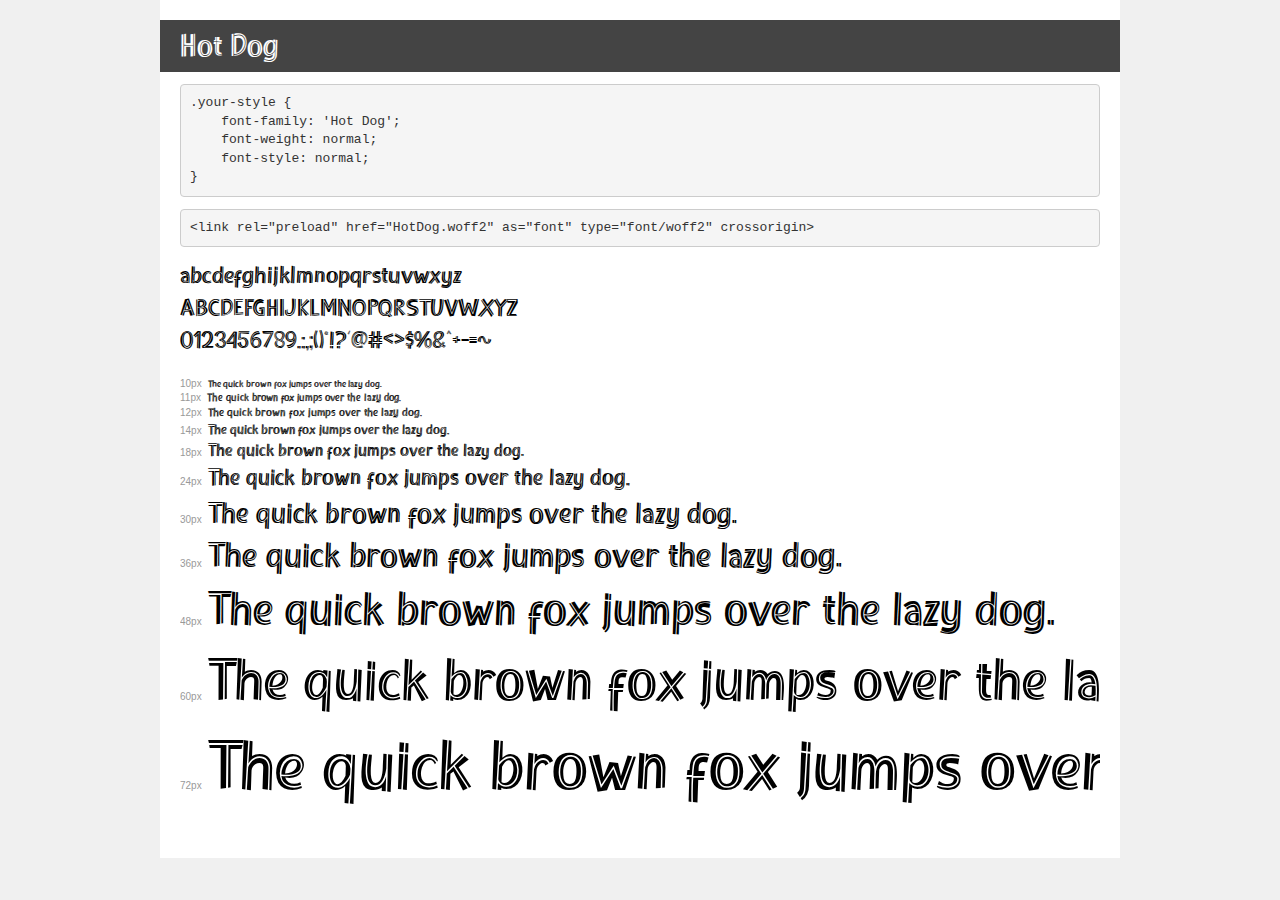
<file: HTML,CSS Exam/fonts/hot-dog/demo.html>
<!DOCTYPE html>
<html lang="en">
<head>
    <meta charset="utf-8">
    <meta http-equiv="X-UA-Compatible" content="IE=edge">
    <meta name="viewport" content="width=device-width, initial-scale=1">
    <meta name="robots" content="noindex, noarchive">
    <meta name="format-detection" content="telephone=no">
    <title>Transfonter demo</title>
    <link href="stylesheet.css" rel="stylesheet">
    <style>
        /*
        http://meyerweb.com/eric/tools/css/reset/
        v2.0 | 20110126
        License: none (public domain)
        */
        html, body, div, span, applet, object, iframe,
        h1, h2, h3, h4, h5, h6, p, blockquote, pre,
        a, abbr, acronym, address, big, cite, code,
        del, dfn, em, img, ins, kbd, q, s, samp,
        small, strike, strong, sub, sup, tt, var,
        b, u, i, center,
        dl, dt, dd, ol, ul, li,
        fieldset, form, label, legend,
        table, caption, tbody, tfoot, thead, tr, th, td,
        article, aside, canvas, details, embed,
        figure, figcaption, footer, header, hgroup,
        menu, nav, output, ruby, section, summary,
        time, mark, audio, video {
            margin: 0;
            padding: 0;
            border: 0;
            font-size: 100%;
            font: inherit;
            vertical-align: baseline;
        }
        /* HTML5 display-role reset for older browsers */
        article, aside, details, figcaption, figure,
        footer, header, hgroup, menu, nav, section {
            display: block;
        }
        body {
            line-height: 1;
        }
        ol, ul {
            list-style: none;
        }
        blockquote, q {
            quotes: none;
        }
        blockquote:before, blockquote:after,
        q:before, q:after {
            content: '';
            content: none;
        }
        table {
            border-collapse: collapse;
            border-spacing: 0;
        }
        /* demo styles */
        body {
            background: #f0f0f0;
            color: #000;
        }
        .page {
            background: #fff;
            width: 920px;
            margin: 0 auto;
            padding: 20px 20px 0 20px;
            overflow: hidden;
        }
        .font-container {
            overflow-x: auto;
            overflow-y: hidden;
            margin-bottom: 40px;
            line-height: 1.3;
            white-space: nowrap;
            padding-bottom: 5px;
        }
        h1 {
            position: relative;
            background: #444;
            font-size: 32px;
            color: #fff;
            padding: 10px 20px;
            margin: 0 -20px 12px -20px;
        }
        .letters {
            font-size: 25px;
            margin-bottom: 20px;
        }
        .s10:before {
            content: '10px';
        }
        .s11:before {
            content: '11px';
        }
        .s12:before {
            content: '12px';
        }
        .s14:before {
            content: '14px';
        }
        .s18:before {
            content: '18px';
        }
        .s24:before {
            content: '24px';
        }
        .s30:before {
            content: '30px';
        }
        .s36:before {
            content: '36px';
        }
        .s48:before {
            content: '48px';
        }
        .s60:before {
            content: '60px';
        }
        .s72:before {
            content: '72px';
        }
        .s10:before, .s11:before, .s12:before, .s14:before,
        .s18:before, .s24:before, .s30:before, .s36:before,
        .s48:before, .s60:before, .s72:before {
            font-family: Arial, sans-serif;
            font-size: 10px;
            font-weight: normal;
            font-style: normal;
            color: #999;
            padding-right: 6px;
        }
        pre {
            display: block;
            padding: 9px;
            margin: 0 0 12px;
            font-family: Monaco, Menlo, Consolas, "Courier New", monospace;
            font-size: 13px;
            line-height: 1.428571429;
            color: #333;
            font-weight: normal;
            font-style: normal;
            background-color: #f5f5f5;
            border: 1px solid #ccc;
            overflow-x: auto;
            border-radius: 4px;
        }
        /* responsive */
        @media (max-width: 959px) {
            .page {
                width: auto;
                margin: 0;
            }
        }
    </style>
</head>
<body>
<div class="page">
    <div class="demo">
        <h1 style="font-family: 'Hot Dog'; font-weight: normal; font-style: normal;">Hot Dog</h1>
        <pre title="Usage">.your-style {
    font-family: 'Hot Dog';
    font-weight: normal;
    font-style: normal;
}</pre>
        <pre title="Preload (optional)">
&lt;link rel=&quot;preload&quot; href=&quot;HotDog.woff2&quot; as=&quot;font&quot; type=&quot;font/woff2&quot; crossorigin&gt;</pre>
        <div class="font-container" style="font-family: 'Hot Dog'; font-weight: normal; font-style: normal;">
            <p class="letters">
                abcdefghijklmnopqrstuvwxyz<br>
ABCDEFGHIJKLMNOPQRSTUVWXYZ<br>
                0123456789.:,;()*!?'@#&lt;&gt;$%&^+-=~
            </p>
            <p class="s10" style="font-size: 10px;">The quick brown fox jumps over the lazy dog.</p>
            <p class="s11" style="font-size: 11px;">The quick brown fox jumps over the lazy dog.</p>
            <p class="s12" style="font-size: 12px;">The quick brown fox jumps over the lazy dog.</p>
            <p class="s14" style="font-size: 14px;">The quick brown fox jumps over the lazy dog.</p>
            <p class="s18" style="font-size: 18px;">The quick brown fox jumps over the lazy dog.</p>
            <p class="s24" style="font-size: 24px;">The quick brown fox jumps over the lazy dog.</p>
            <p class="s30" style="font-size: 30px;">The quick brown fox jumps over the lazy dog.</p>
            <p class="s36" style="font-size: 36px;">The quick brown fox jumps over the lazy dog.</p>
            <p class="s48" style="font-size: 48px;">The quick brown fox jumps over the lazy dog.</p>
            <p class="s60" style="font-size: 60px;">The quick brown fox jumps over the lazy dog.</p>
            <p class="s72" style="font-size: 72px;">The quick brown fox jumps over the lazy dog.</p>
        </div>
    </div>

</div>
</body>
</html>
</file>
<file: HTML,CSS Exam/css/css.css>
body{
   padding: 0;
   margin: 0;
   overflow: hidden;
}
nav{
    width: 100%;
    height: 70px;
    background-color:#525f50;
    border-bottom: 1px solid rgb(255, 255, 255);
}
.logo{
    width: 20%;
    height: 70px;
    display: flex;
    align-items: center;
    justify-content: center;
    
    float: left;
}
.emapy{
    width: 60%;
    height: 70px;
   
    float: left;
}
.link {
    width: 20%;
    height: 70px;
    display: flex;
    align-items: center;
    justify-content: space-evenly;
    flex-direction: row;
    float: left;
}
.link>a {
    list-style: none;
    color: aliceblue;
    text-decoration: none;
    font-family: gelogica;
    font-size: 20px;
}
.logo>p {
  
    color: aliceblue;
    font-size: 29px;

    font-family: gelogica;
}
@font-face {
    font-family: gelogica;
    src: url(../fonts/geologica/Geologica-Regular.woff);
}
@font-face {
    font-family: hot-dog;
    src: url(../fonts/hot-dog/HotDog.woff);
}
main{
    width: 100%;
    height: 100vh;
    background-color: #2ab814;
}
.box1{
    width: 65%;
    height: 100vh;
    float: left;
    background-color: #b7c5ab;
}
.box-manegar {
    width: 73%;
    float: left;
    height: 100vh;
   
    margin-left: 120px;
}
.box-manegar>button {
    width: 170px;
    height: 60px;
    background-color: #525f50;
    color: aliceblue;
    font-size: 18px;
    font-family: gelogica;
    border: 0;
    margin-top: 10px;
}
.box-manegar>img{
    
    margin-top: 12%;
    margin-bottom: 15px;
    width: 70%;

}
.box-manegar>p {
    font-size: 22px;
    font-family: gelogica;
    line-height: 37px;
}
.box2{
    width: 35%;
    height: 100vh;
    float: left;
    background-color: #525f50;
    color: aliceblue;
    display: flex;
    align-items: center;
    justify-content: space-evenly;
    flex-direction: row;

}
.box2>img {
    width: 80%;
    margin-left: 130px;
    margin-top: -63px;
}
main>img {
    float: left;
    position: absolute;
    width: 15%;
    top: 30%;
    right: 28%;
    transition: all 0.7s ease-in-out;
}
main>img:hover {
    width: 18%;
    right: 26%;
    top: 28%;
}
</file>
<file: HTML,CSS Exam/fonts/geologica/stylesheet.css>
@font-face {
    font-family: 'Geologica';
    src: url('Geologica-ExtraLight.woff2') format('woff2'),
        url('Geologica-ExtraLight.woff') format('woff');
    font-weight: 200;
    font-style: normal;
    font-display: swap;
}

@font-face {
    font-family: 'Geologica';
    src: url('Geologica-Medium.woff2') format('woff2'),
        url('Geologica-Medium.woff') format('woff');
    font-weight: 500;
    font-style: normal;
    font-display: swap;
}

@font-face {
    font-family: 'Geologica';
    src: url('Geologica-Black.woff2') format('woff2'),
        url('Geologica-Black.woff') format('woff');
    font-weight: 900;
    font-style: normal;
    font-display: swap;
}

@font-face {
    font-family: 'Geologica';
    src: url('Geologica-ExtraBold.woff2') format('woff2'),
        url('Geologica-ExtraBold.woff') format('woff');
    font-weight: bold;
    font-style: normal;
    font-display: swap;
}

@font-face {
    font-family: 'Geologica';
    src: url('Geologica-Bold.woff2') format('woff2'),
        url('Geologica-Bold.woff') format('woff');
    font-weight: bold;
    font-style: normal;
    font-display: swap;
}

@font-face {
    font-family: 'Geologica';
    src: url('Geologica-Light.woff2') format('woff2'),
        url('Geologica-Light.woff') format('woff');
    font-weight: 300;
    font-style: normal;
    font-display: swap;
}

@font-face {
    font-family: 'Geologica Cursive';
    src: url('GeologicaCursive-Black.woff2') format('woff2'),
        url('GeologicaCursive-Black.woff') format('woff');
    font-weight: 900;
    font-style: normal;
    font-display: swap;
}

@font-face {
    font-family: 'Geologica';
    src: url('Geologica-Regular.woff2') format('woff2'),
        url('Geologica-Regular.woff') format('woff');
    font-weight: normal;
    font-style: normal;
    font-display: swap;
}

@font-face {
    font-family: 'Geologica';
    src: url('Geologica-Thin.woff2') format('woff2'),
        url('Geologica-Thin.woff') format('woff');
    font-weight: 100;
    font-style: normal;
    font-display: swap;
}

@font-face {
    font-family: 'Geologica Cursive';
    src: url('GeologicaCursive-Medium.woff2') format('woff2'),
        url('GeologicaCursive-Medium.woff') format('woff');
    font-weight: 500;
    font-style: normal;
    font-display: swap;
}

@font-face {
    font-family: 'Geologica Cursive';
    src: url('GeologicaCursive-Light.woff2') format('woff2'),
        url('GeologicaCursive-Light.woff') format('woff');
    font-weight: 300;
    font-style: normal;
    font-display: swap;
}

@font-face {
    font-family: 'Geologica Cursive';
    src: url('GeologicaCursive-ExtraLight.woff2') format('woff2'),
        url('GeologicaCursive-ExtraLight.woff') format('woff');
    font-weight: 200;
    font-style: normal;
    font-display: swap;
}

@font-face {
    font-family: 'Geologica Cursive';
    src: url('GeologicaCursive-Bold.woff2') format('woff2'),
        url('GeologicaCursive-Bold.woff') format('woff');
    font-weight: bold;
    font-style: normal;
    font-display: swap;
}

@font-face {
    font-family: 'Geologica';
    src: url('Geologica-SemiBold.woff2') format('woff2'),
        url('Geologica-SemiBold.woff') format('woff');
    font-weight: 600;
    font-style: normal;
    font-display: swap;
}

@font-face {
    font-family: 'Geologica Cursive';
    src: url('GeologicaCursive-ExtraBold.woff2') format('woff2'),
        url('GeologicaCursive-ExtraBold.woff') format('woff');
    font-weight: bold;
    font-style: normal;
    font-display: swap;
}

@font-face {
    font-family: 'Geologica Cursive';
    src: url('GeologicaCursive-Thin.woff2') format('woff2'),
        url('GeologicaCursive-Thin.woff') format('woff');
    font-weight: 100;
    font-style: normal;
    font-display: swap;
}

@font-face {
    font-family: 'Geologica Roman';
    src: url('GeologicaRoman-Medium.woff2') format('woff2'),
        url('GeologicaRoman-Medium.woff') format('woff');
    font-weight: 500;
    font-style: normal;
    font-display: swap;
}

@font-face {
    font-family: 'Geologica Roman';
    src: url('GeologicaRoman-ExtraLight.woff2') format('woff2'),
        url('GeologicaRoman-ExtraLight.woff') format('woff');
    font-weight: 200;
    font-style: normal;
    font-display: swap;
}

@font-face {
    font-family: 'Geologica Roman';
    src: url('GeologicaRoman-ExtraBold.woff2') format('woff2'),
        url('GeologicaRoman-ExtraBold.woff') format('woff');
    font-weight: bold;
    font-style: normal;
    font-display: swap;
}

@font-face {
    font-family: 'Geologica Roman';
    src: url('GeologicaRoman-Black.woff2') format('woff2'),
        url('GeologicaRoman-Black.woff') format('woff');
    font-weight: 900;
    font-style: normal;
    font-display: swap;
}

@font-face {
    font-family: 'Geologica Cursive';
    src: url('GeologicaCursive-Regular.woff2') format('woff2'),
        url('GeologicaCursive-Regular.woff') format('woff');
    font-weight: normal;
    font-style: normal;
    font-display: swap;
}

@font-face {
    font-family: 'Geologica Roman';
    src: url('GeologicaRoman-Light.woff2') format('woff2'),
        url('GeologicaRoman-Light.woff') format('woff');
    font-weight: 300;
    font-style: normal;
    font-display: swap;
}

@font-face {
    font-family: 'Geologica Roman';
    src: url('GeologicaRoman-Bold.woff2') format('woff2'),
        url('GeologicaRoman-Bold.woff') format('woff');
    font-weight: bold;
    font-style: normal;
    font-display: swap;
}

@font-face {
    font-family: 'Geologica Cursive';
    src: url('GeologicaCursive-SemiBold.woff2') format('woff2'),
        url('GeologicaCursive-SemiBold.woff') format('woff');
    font-weight: 600;
    font-style: normal;
    font-display: swap;
}

@font-face {
    font-family: 'Geologica Roman';
    src: url('GeologicaRoman-Regular.woff2') format('woff2'),
        url('GeologicaRoman-Regular.woff') format('woff');
    font-weight: normal;
    font-style: normal;
    font-display: swap;
}

@font-face {
    font-family: 'Geologica Roman';
    src: url('GeologicaRoman-Thin.woff2') format('woff2'),
        url('GeologicaRoman-Thin.woff') format('woff');
    font-weight: 100;
    font-style: normal;
    font-display: swap;
}

@font-face {
    font-family: 'Geologica Roman';
    src: url('GeologicaRoman-SemiBold.woff2') format('woff2'),
        url('GeologicaRoman-SemiBold.woff') format('woff');
    font-weight: 600;
    font-style: normal;
    font-display: swap;
}
</file>
<file: HTML,CSS Exam/fonts/hot-dog/stylesheet.css>
@font-face {
    font-family: 'Hot Dog';
    src: url('HotDog.woff2') format('woff2'),
        url('HotDog.woff') format('woff');
    font-weight: normal;
    font-style: normal;
    font-display: swap;
}
</file>
